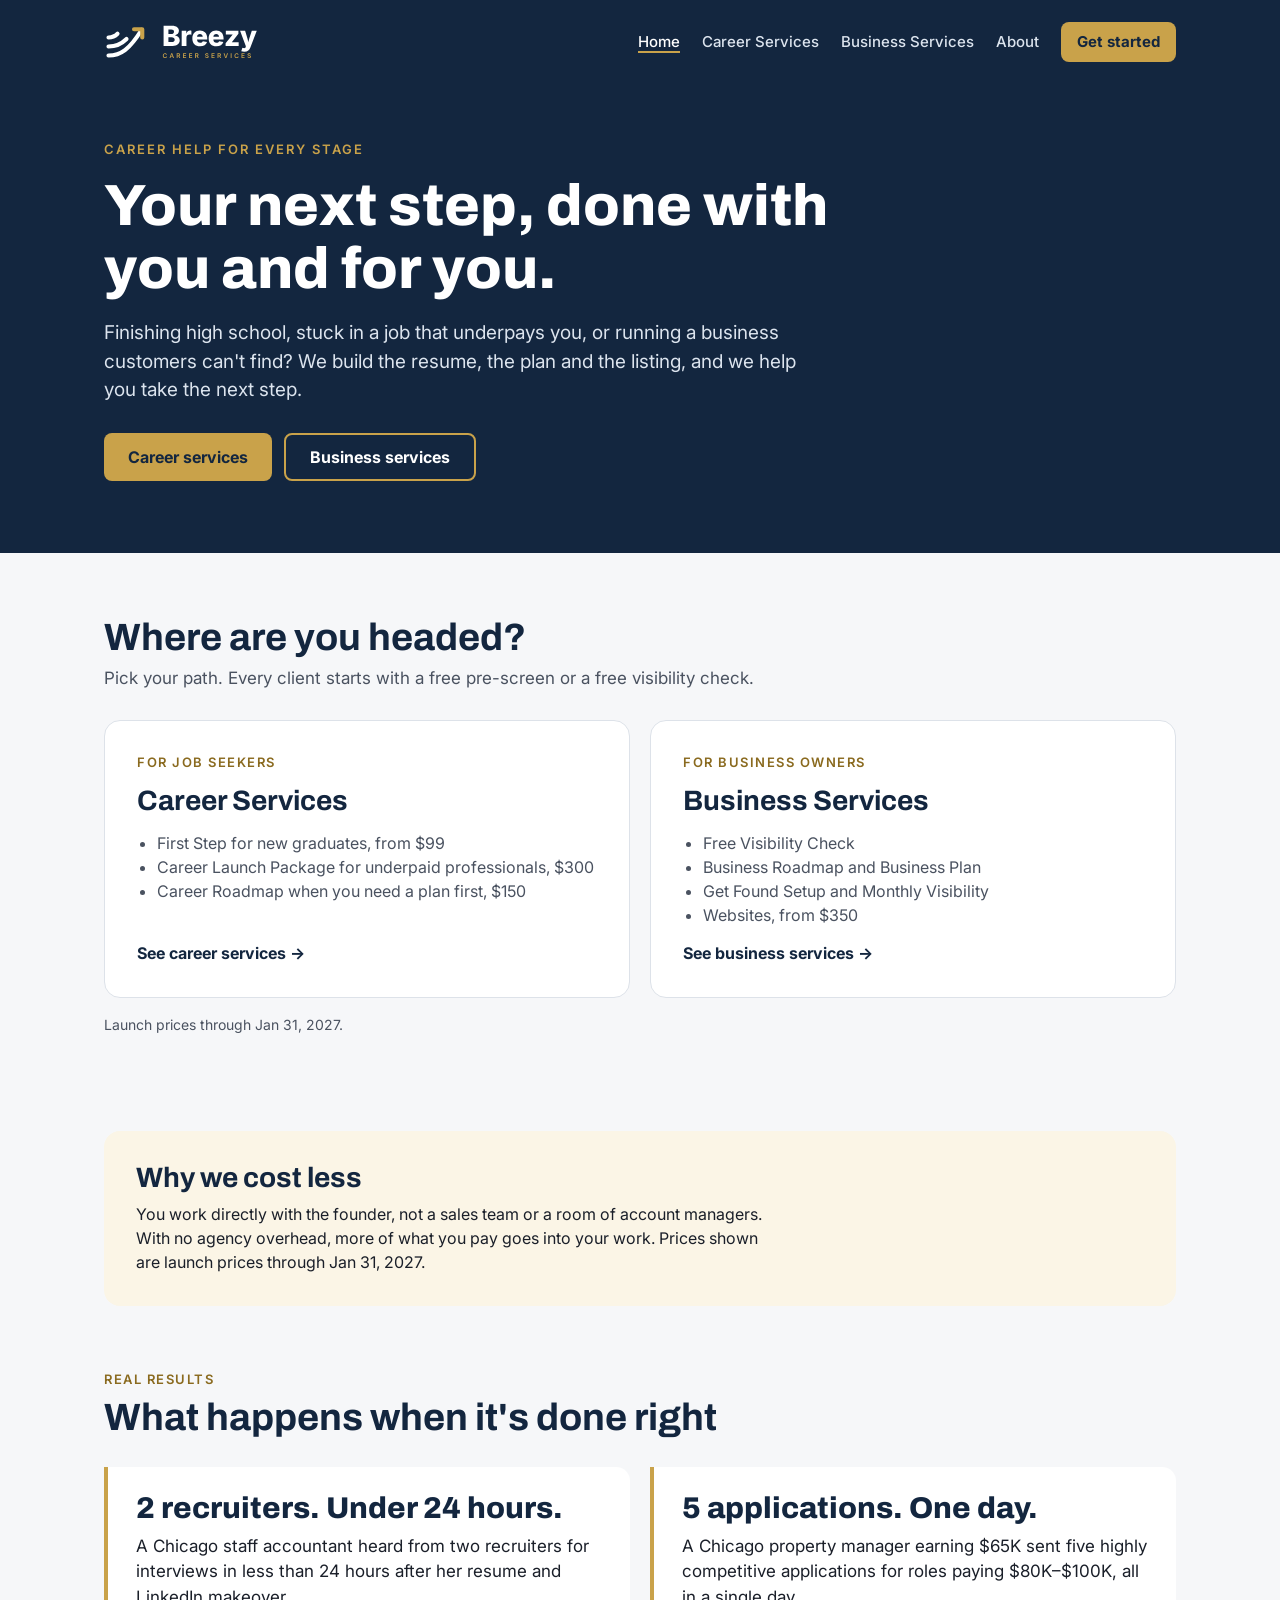
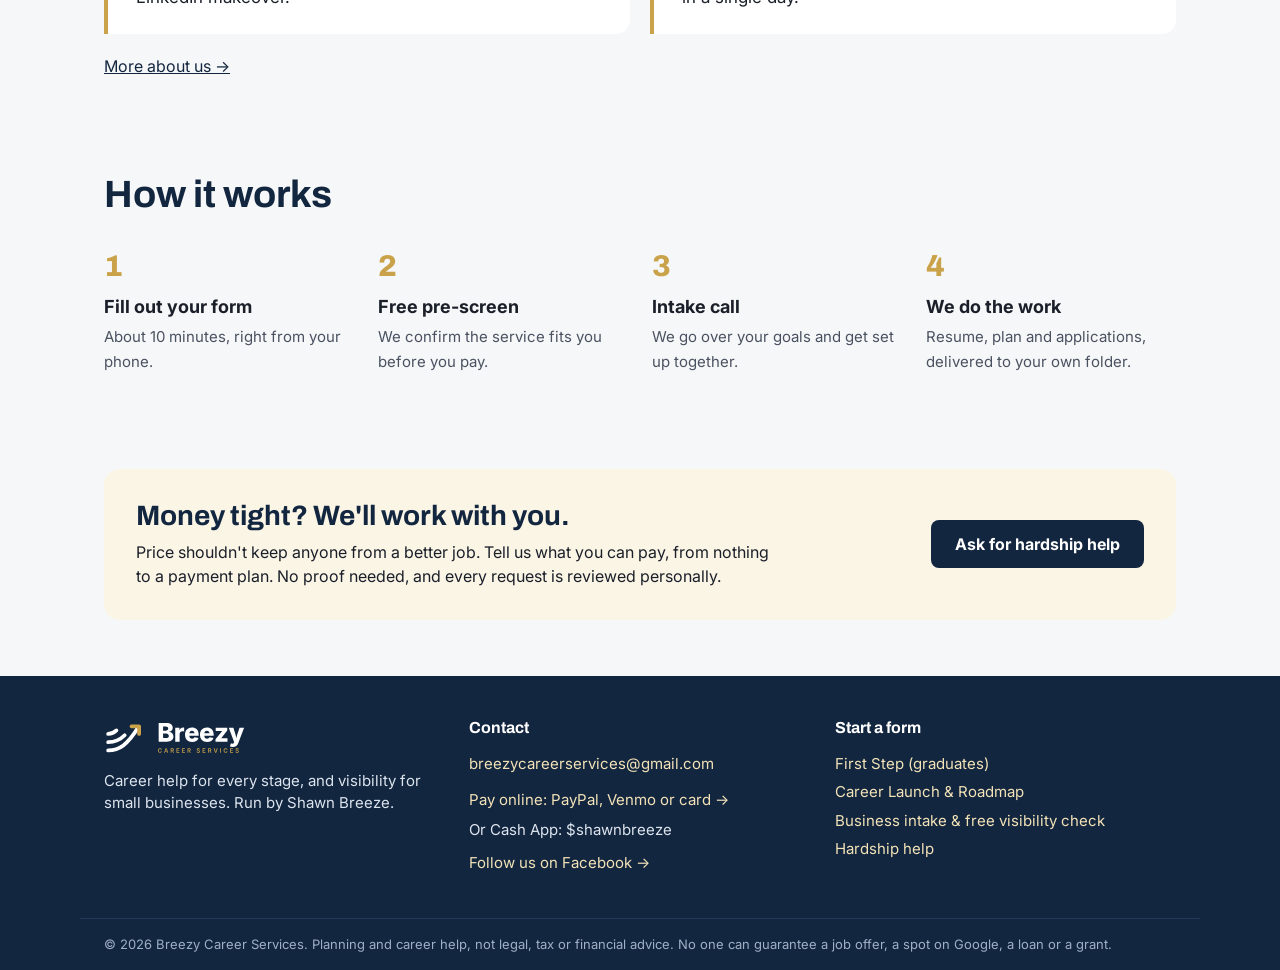
<file: index.html>
<!doctype html>
<html lang="en">
<head>
<meta charset="utf-8">
<meta name="viewport" content="width=device-width, initial-scale=1">
<title>Breezy Career Services | Resumes, Job Applications & Business Visibility</title>
<meta name="description" content="Resumes, LinkedIn makeovers, job applications and career plans, plus business plans and Google visibility for small businesses. Launch prices through Jan 31, 2027.">
<link rel="canonical" href="https://breezycareerservices.com/">
<meta property="og:type" content="website">
<meta property="og:site_name" content="Breezy Career Services">
<meta property="og:title" content="Breezy Career Services | Resumes, Job Applications & Business Visibility">
<meta property="og:description" content="Resumes, LinkedIn makeovers, job applications and career plans, plus business plans and Google visibility for small businesses. Launch prices through Jan 31, 2027.">
<meta property="og:url" content="https://breezycareerservices.com/">
<meta property="og:image" content="https://breezycareerservices.com/og.png">
<meta property="og:image:width" content="1080">
<meta property="og:image:height" content="1080">
<meta name="twitter:card" content="summary_large_image">
<meta name="theme-color" content="#13263F">
<link rel="icon" href="/favicon.svg" type="image/svg+xml">
<link rel="icon" href="/favicon-32.png" sizes="32x32" type="image/png">
<link rel="apple-touch-icon" href="/apple-touch-icon.png">
<link rel="preconnect" href="https://fonts.googleapis.com">
<link rel="preconnect" href="https://fonts.gstatic.com" crossorigin>
<link href="https://fonts.googleapis.com/css2?family=Archivo:wght@600;700;800&family=Inter:wght@400;500;600;700&display=swap" rel="stylesheet">
<link rel="stylesheet" href="/style.css">
<script type="application/ld+json">{"@context": "https://schema.org", "@type": "ProfessionalService", "name": "Breezy Career Services", "url": "https://breezycareerservices.com/", "email": "breezycareerservices@gmail.com", "image": "https://breezycareerservices.com/og.png", "logo": "https://breezycareerservices.com/breezy-logo.png", "sameAs": ["https://www.facebook.com/BreezyCareerServices/"], "description": "Resumes, job applications and career plans for job seekers, plus business plans and Google visibility for small businesses.", "founder": {"@type": "Person", "name": "Shawn Breeze"}}</script>
</head>
<body>
<a class="skip" href="#main">Skip to content</a>
<header class="top">
<nav class="nav" aria-label="Main">
<a class="brand" href="/"><img src="/logo-white.svg" alt="Breezy Career Services" width="157" height="48"></a>
<button class="menu-btn" type="button" aria-expanded="false" aria-controls="links">Menu</button>
<div class="links" id="links"><a href="/" aria-current="page">Home</a><a href="/careers">Career Services</a><a href="/business">Business Services</a><a href="/about">About</a><a class="cta" href="/#start">Get started</a></div>
</nav>
</header>
<main id="main">
<div class="top" style="position:static"><div class="wrap hero">
<div class="eyebrow">Career help for every stage</div>
<h1>Your next step, done with you and for you.</h1>
<p>Finishing high school, stuck in a job that underpays you, or running a business customers can't find? We build the resume, the plan and the listing, and we help you take the next step.</p>
<div class="btns"><a class="btn gold" href="/careers">Career services</a><a class="btn ghost" href="/business">Business services</a></div>
</div></div><section id="start"><div class="wrap">
<div class="head"><h2>Where are you headed?</h2><p>Pick your path. Every client starts with a free pre-screen or a free visibility check.</p></div>
<div class="grid two">
<a class="path" href="/careers"><span class="eyebrow dark">For job seekers</span><h3>Career Services</h3>
<ul><li>First Step for new graduates, from $99</li><li>Career Launch Package for underpaid professionals, $300</li><li>Career Roadmap when you need a plan first, $150</li></ul>
<span class="go">See career services →</span></a>
<a class="path" href="/business"><span class="eyebrow dark">For business owners</span><h3>Business Services</h3>
<ul><li>Free Visibility Check</li><li>Business Roadmap and Business Plan</li><li>Get Found Setup and Monthly Visibility</li><li>Websites, from $350</li></ul>
<span class="go">See business services →</span></a>
</div>
<p class="note" style="margin-top:16px">Launch prices through Jan 31, 2027.</p>
</div></section>
<section class="tight"><div class="wrap"><div class="band cream">
<div><h2>Why we cost less</h2><p>You work directly with the founder, not a sales team or a room of account managers. With no agency overhead, more of what you pay goes into your work. Prices shown are launch prices through Jan 31, 2027.</p></div>
</div></div></section>
<section class="tight"><div class="wrap">
<div class="head"><span class="eyebrow dark">Real results</span><h2>What happens when it's done right</h2></div>
<div class="grid two">
<div class="quote"><div class="big">2 recruiters. Under 24 hours.</div><p>A Chicago staff accountant heard from two recruiters for interviews in less than 24 hours after her resume and LinkedIn makeover.</p></div>
<div class="quote"><div class="big">5 applications. One day.</div><p>A Chicago property manager earning $65K sent five highly competitive applications for roles paying $80K–$100K, all in a single day.</p></div>
</div>
<p style="margin-top:20px"><a href="/about">More about us →</a></p>
</div></section>
<section><div class="wrap"><div class="head"><h2>How it works</h2></div><div class="steps"><div class="step"><b>1</b><strong>Fill out your form</strong><span>About 10 minutes, right from your phone.</span></div><div class="step"><b>2</b><strong>Free pre-screen</strong><span>We confirm the service fits you before you pay.</span></div><div class="step"><b>3</b><strong>Intake call</strong><span>We go over your goals and get set up together.</span></div><div class="step"><b>4</b><strong>We do the work</strong><span>Resume, plan and applications, delivered to your own folder.</span></div></div></div></section>
<section class="tight" id="hardship"><div class="wrap"><div class="band cream">
<div><h2>Money tight? We'll work with you.</h2><p>Price shouldn't keep anyone from a better job. Tell us what you can pay, from nothing to a payment plan. No proof needed, and every request is reviewed personally.</p></div>
<a class="btn navy" href="https://docs.google.com/forms/d/e/1FAIpQLSciqgcHTuW3zHQllyTIRfaKVuhfgAynHcWUvABjqPjZ1_M93Q/viewform" target="_blank" rel="noopener">Ask for hardship help</a>
</div></div></section>

</main>
<footer>
<div class="foot">
<div><img src="/logo-white.svg" alt="Breezy Career Services" width="144" height="44" style="display:block;margin-bottom:10px"><p>Career help for every stage, and visibility for small businesses. Run by Shawn Breeze.</p></div>
<div><h4>Contact</h4><a href="mailto:breezycareerservices@gmail.com">breezycareerservices@gmail.com</a><a href="/pay" style="margin-top:8px">Pay online: PayPal, Venmo or card →</a><p style="margin-top:4px">Or Cash App: $shawnbreeze</p><a href="https://www.facebook.com/BreezyCareerServices/" target="_blank" rel="noopener" style="margin-top:8px">Follow us on Facebook →</a></div>
<div><h4>Start a form</h4><a href="https://docs.google.com/forms/d/e/1FAIpQLSeGZTaJJr1S1M_bq1LJ7dpctd609P0JxVbzSrBGdiMWFhGAcA/viewform" target="_blank" rel="noopener">First Step (graduates)</a><a href="https://forms.gle/dCHMiCm55a9G3hGD7" target="_blank" rel="noopener">Career Launch &amp; Roadmap</a><a href="https://docs.google.com/forms/d/e/1FAIpQLSdFb2eQPVQm5jY2h3ijmGggKryPRr20mlvMFcGOA8ohJTyjcQ/viewform" target="_blank" rel="noopener">Business intake &amp; free visibility check</a><a href="https://docs.google.com/forms/d/e/1FAIpQLSciqgcHTuW3zHQllyTIRfaKVuhfgAynHcWUvABjqPjZ1_M93Q/viewform" target="_blank" rel="noopener">Hardship help</a></div>
</div>
<div class="fine">© 2026 Breezy Career Services. Planning and career help, not legal, tax or financial advice. No one can guarantee a job offer, a spot on Google, a loan or a grant.</div>
</footer>
<script>
(function(){var b=document.querySelector('.menu-btn'),l=document.getElementById('links');b.addEventListener('click',function(){var o=l.classList.toggle('open');b.setAttribute('aria-expanded',o);b.textContent=o?'Close':'Menu';});})();
</script>
</body>
</html>
</file>
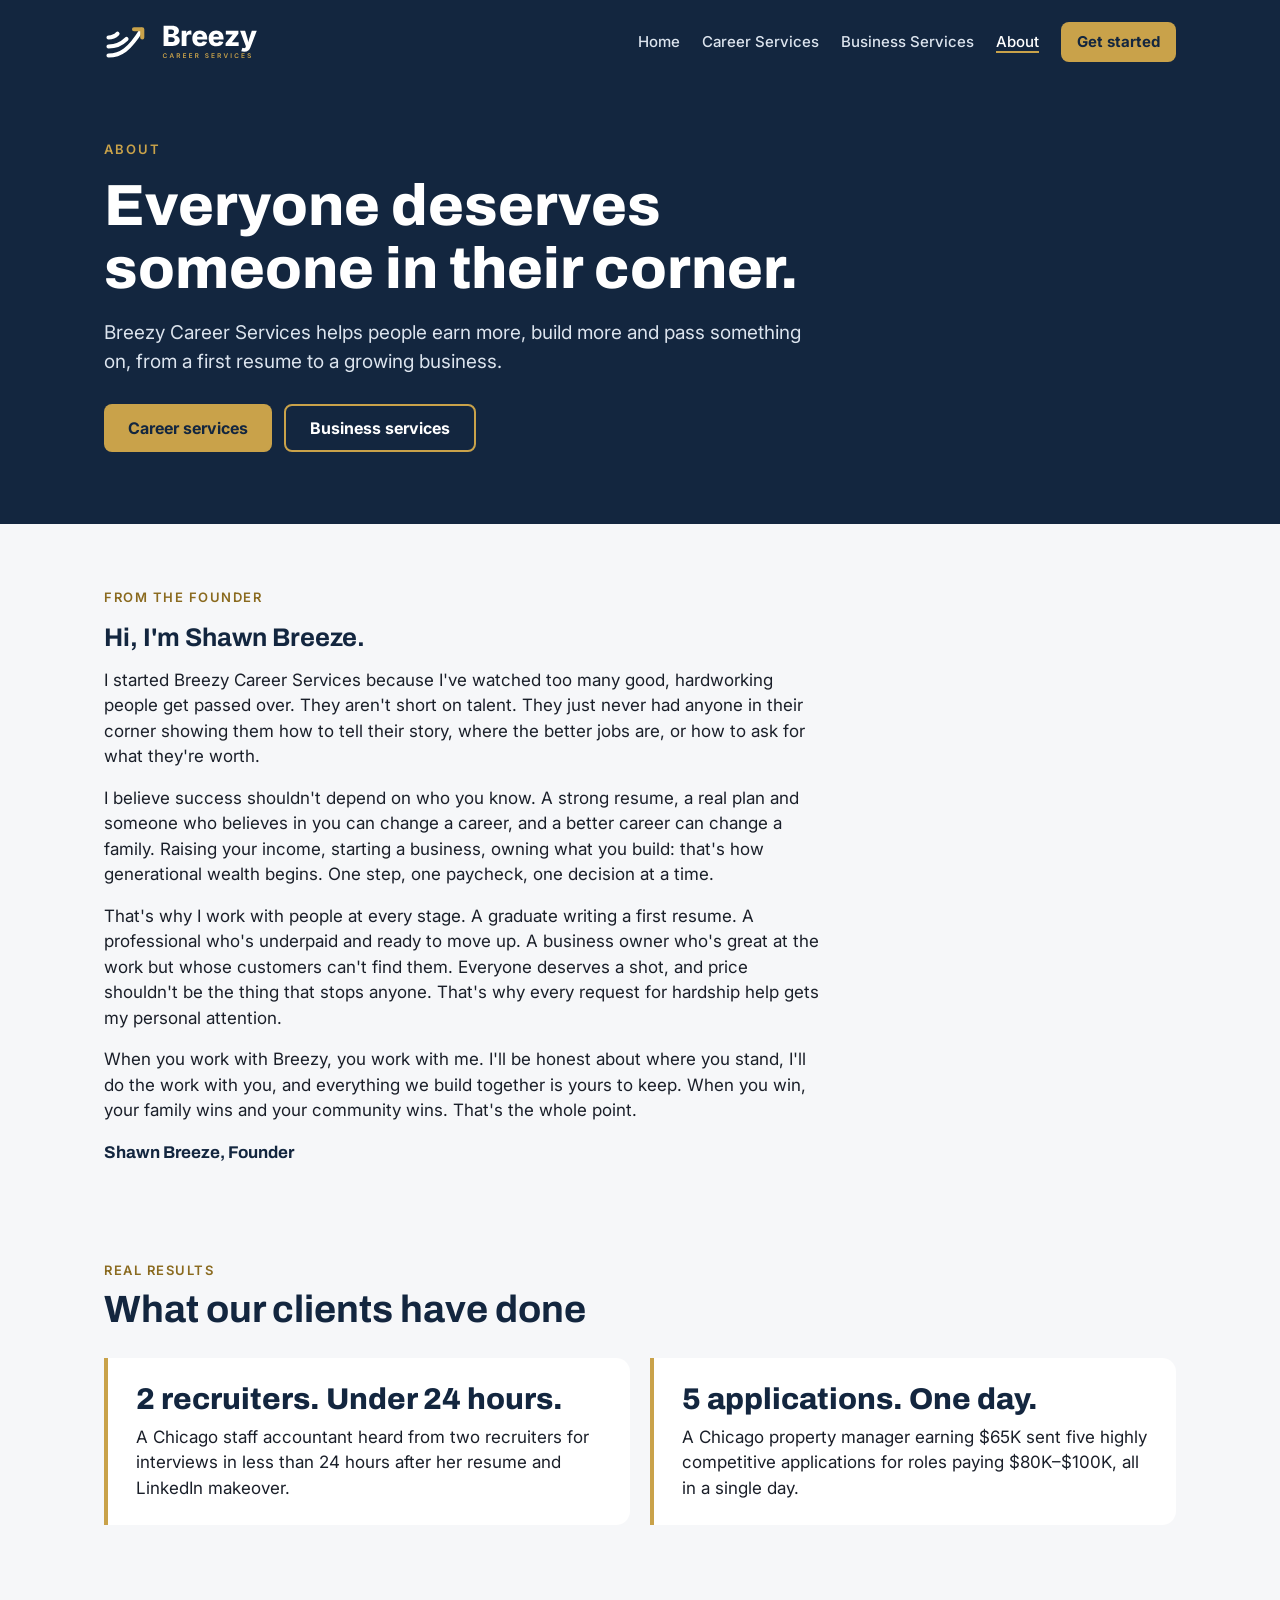
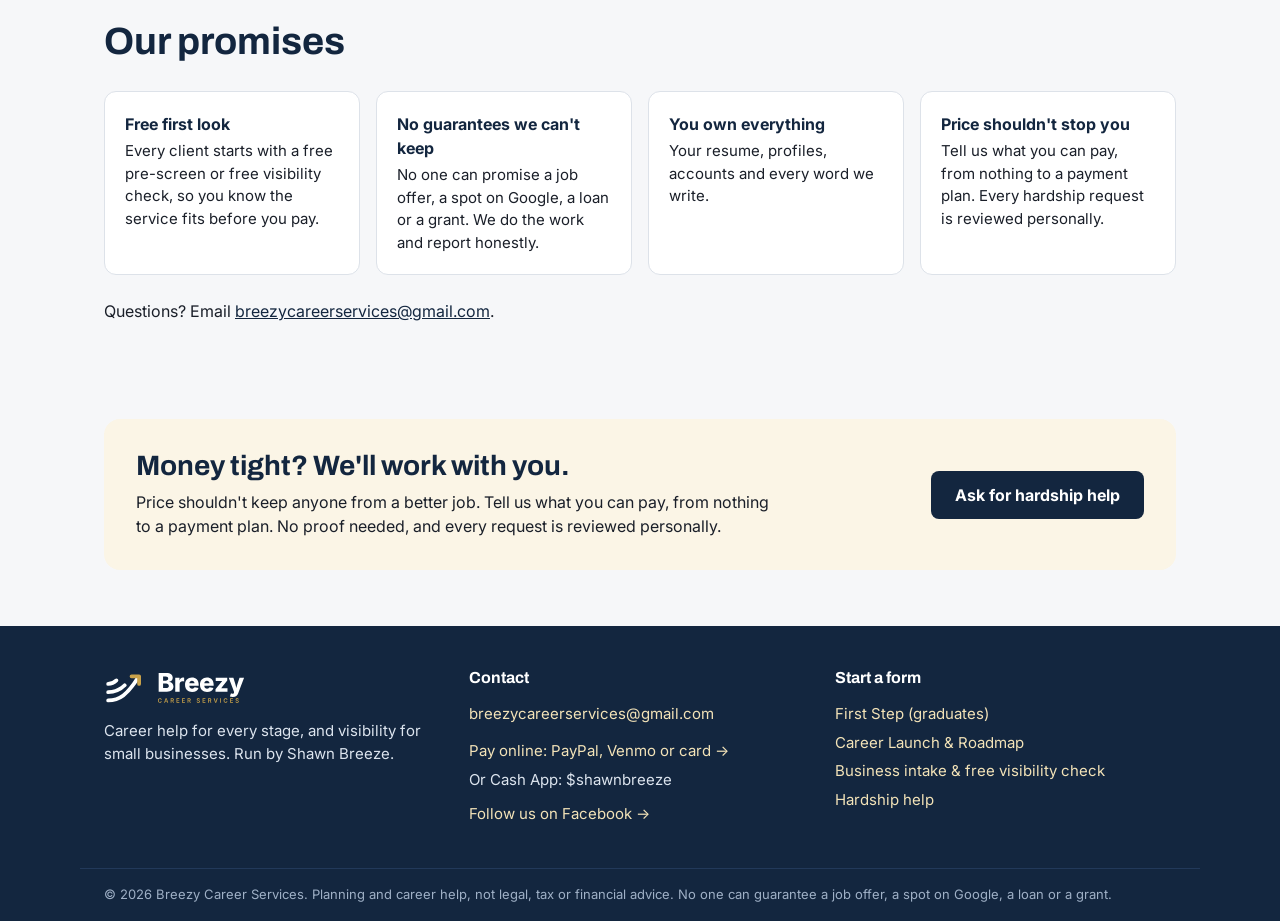
<file: about.html>
<!doctype html>
<html lang="en">
<head>
<meta charset="utf-8">
<meta name="viewport" content="width=device-width, initial-scale=1">
<title>About | Breezy Career Services</title>
<meta name="description" content="Breezy Career Services is run by Shawn Breeze, helping job seekers land better-paying work and small businesses get found.">
<link rel="canonical" href="https://breezycareerservices.com/about">
<meta property="og:type" content="website">
<meta property="og:site_name" content="Breezy Career Services">
<meta property="og:title" content="About | Breezy Career Services">
<meta property="og:description" content="Breezy Career Services is run by Shawn Breeze, helping job seekers land better-paying work and small businesses get found.">
<meta property="og:url" content="https://breezycareerservices.com/about">
<meta property="og:image" content="https://breezycareerservices.com/og.png">
<meta property="og:image:width" content="1080">
<meta property="og:image:height" content="1080">
<meta name="twitter:card" content="summary_large_image">
<meta name="theme-color" content="#13263F">
<link rel="icon" href="/favicon.svg" type="image/svg+xml">
<link rel="icon" href="/favicon-32.png" sizes="32x32" type="image/png">
<link rel="apple-touch-icon" href="/apple-touch-icon.png">
<link rel="preconnect" href="https://fonts.googleapis.com">
<link rel="preconnect" href="https://fonts.gstatic.com" crossorigin>
<link href="https://fonts.googleapis.com/css2?family=Archivo:wght@600;700;800&family=Inter:wght@400;500;600;700&display=swap" rel="stylesheet">
<link rel="stylesheet" href="/style.css">
</head>
<body>
<a class="skip" href="#main">Skip to content</a>
<header class="top">
<nav class="nav" aria-label="Main">
<a class="brand" href="/"><img src="/logo-white.svg" alt="Breezy Career Services" width="157" height="48"></a>
<button class="menu-btn" type="button" aria-expanded="false" aria-controls="links">Menu</button>
<div class="links" id="links"><a href="/">Home</a><a href="/careers">Career Services</a><a href="/business">Business Services</a><a href="/about" aria-current="page">About</a><a class="cta" href="/#start">Get started</a></div>
</nav>
</header>
<main id="main">
<div class="top" style="position:static"><div class="wrap hero">
<div class="eyebrow">About</div>
<h1>Everyone deserves someone in their corner.</h1>
<p>Breezy Career Services helps people earn more, build more and pass something on, from a first resume to a growing business.</p>
<div class="btns"><a class="btn gold" href="/careers">Career services</a><a class="btn ghost" href="/business">Business services</a></div>
</div></div><section><div class="wrap"><div class="prose">
<span class="eyebrow dark">From the founder</span>
<h2>Hi, I'm Shawn Breeze.</h2>
<p>I started Breezy Career Services because I've watched too many good, hardworking people get passed over. They aren't short on talent. They just never had anyone in their corner showing them how to tell their story, where the better jobs are, or how to ask for what they're worth.</p>
<p>I believe success shouldn't depend on who you know. A strong resume, a real plan and someone who believes in you can change a career, and a better career can change a family. Raising your income, starting a business, owning what you build: that's how generational wealth begins. One step, one paycheck, one decision at a time.</p>
<p>That's why I work with people at every stage. A graduate writing a first resume. A professional who's underpaid and ready to move up. A business owner who's great at the work but whose customers can't find them. Everyone deserves a shot, and price shouldn't be the thing that stops anyone. That's why every request for hardship help gets my personal attention.</p>
<p>When you work with Breezy, you work with me. I'll be honest about where you stand, I'll do the work with you, and everything we build together is yours to keep. When you win, your family wins and your community wins. That's the whole point.</p>
<p style="font-family:Archivo,Arial,sans-serif;font-weight:700;color:var(--navy)">Shawn Breeze, Founder</p>
</div></div></section>
<section class="tight"><div class="wrap"><div class="head"><span class="eyebrow dark">Real results</span><h2>What our clients have done</h2></div><div class="grid two">
<div class="quote"><div class="big">2 recruiters. Under 24 hours.</div><p>A Chicago staff accountant heard from two recruiters for interviews in less than 24 hours after her resume and LinkedIn makeover.</p></div>
<div class="quote"><div class="big">5 applications. One day.</div><p>A Chicago property manager earning $65K sent five highly competitive applications for roles paying $80K–$100K, all in a single day.</p></div>
</div></div></section>
<section><div class="wrap">
<div class="head"><h2>Our promises</h2></div>
<div class="promise">
<div><strong>Free first look</strong>Every client starts with a free pre-screen or free visibility check, so you know the service fits before you pay.</div>
<div><strong>No guarantees we can't keep</strong>No one can promise a job offer, a spot on Google, a loan or a grant. We do the work and report honestly.</div>
<div><strong>You own everything</strong>Your resume, profiles, accounts and every word we write.</div>
<div><strong>Price shouldn't stop you</strong>Tell us what you can pay, from nothing to a payment plan. Every hardship request is reviewed personally.</div>
</div>
<p style="margin-top:24px">Questions? Email <a href="mailto:breezycareerservices@gmail.com">breezycareerservices@gmail.com</a>.</p>
</div></section>
<section class="tight" id="hardship"><div class="wrap"><div class="band cream">
<div><h2>Money tight? We'll work with you.</h2><p>Price shouldn't keep anyone from a better job. Tell us what you can pay, from nothing to a payment plan. No proof needed, and every request is reviewed personally.</p></div>
<a class="btn navy" href="https://docs.google.com/forms/d/e/1FAIpQLSciqgcHTuW3zHQllyTIRfaKVuhfgAynHcWUvABjqPjZ1_M93Q/viewform" target="_blank" rel="noopener">Ask for hardship help</a>
</div></div></section>

</main>
<footer>
<div class="foot">
<div><img src="/logo-white.svg" alt="Breezy Career Services" width="144" height="44" style="display:block;margin-bottom:10px"><p>Career help for every stage, and visibility for small businesses. Run by Shawn Breeze.</p></div>
<div><h4>Contact</h4><a href="mailto:breezycareerservices@gmail.com">breezycareerservices@gmail.com</a><a href="/pay" style="margin-top:8px">Pay online: PayPal, Venmo or card →</a><p style="margin-top:4px">Or Cash App: $shawnbreeze</p><a href="https://www.facebook.com/BreezyCareerServices/" target="_blank" rel="noopener" style="margin-top:8px">Follow us on Facebook →</a></div>
<div><h4>Start a form</h4><a href="https://docs.google.com/forms/d/e/1FAIpQLSeGZTaJJr1S1M_bq1LJ7dpctd609P0JxVbzSrBGdiMWFhGAcA/viewform" target="_blank" rel="noopener">First Step (graduates)</a><a href="https://forms.gle/dCHMiCm55a9G3hGD7" target="_blank" rel="noopener">Career Launch &amp; Roadmap</a><a href="https://docs.google.com/forms/d/e/1FAIpQLSdFb2eQPVQm5jY2h3ijmGggKryPRr20mlvMFcGOA8ohJTyjcQ/viewform" target="_blank" rel="noopener">Business intake &amp; free visibility check</a><a href="https://docs.google.com/forms/d/e/1FAIpQLSciqgcHTuW3zHQllyTIRfaKVuhfgAynHcWUvABjqPjZ1_M93Q/viewform" target="_blank" rel="noopener">Hardship help</a></div>
</div>
<div class="fine">© 2026 Breezy Career Services. Planning and career help, not legal, tax or financial advice. No one can guarantee a job offer, a spot on Google, a loan or a grant.</div>
</footer>
<script>
(function(){var b=document.querySelector('.menu-btn'),l=document.getElementById('links');b.addEventListener('click',function(){var o=l.classList.toggle('open');b.setAttribute('aria-expanded',o);b.textContent=o?'Close':'Menu';});})();
</script>
</body>
</html>
</file>
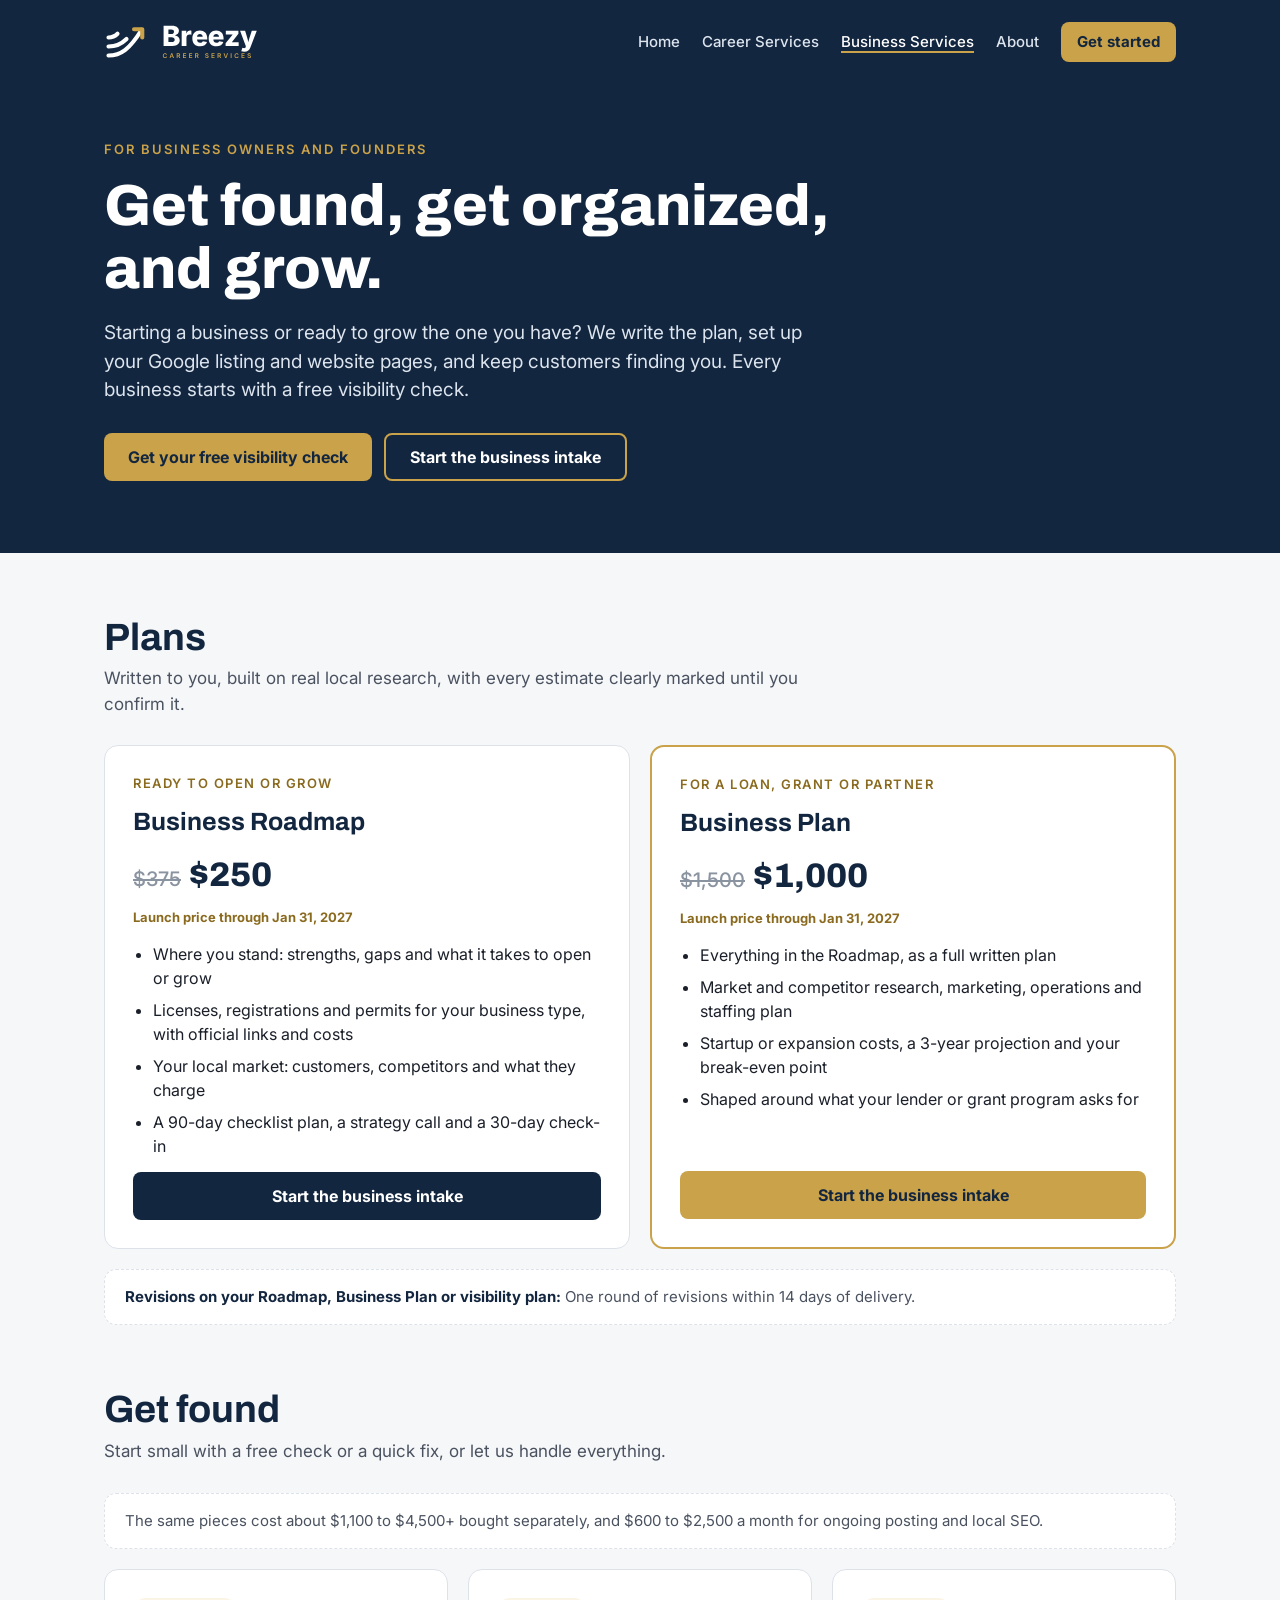
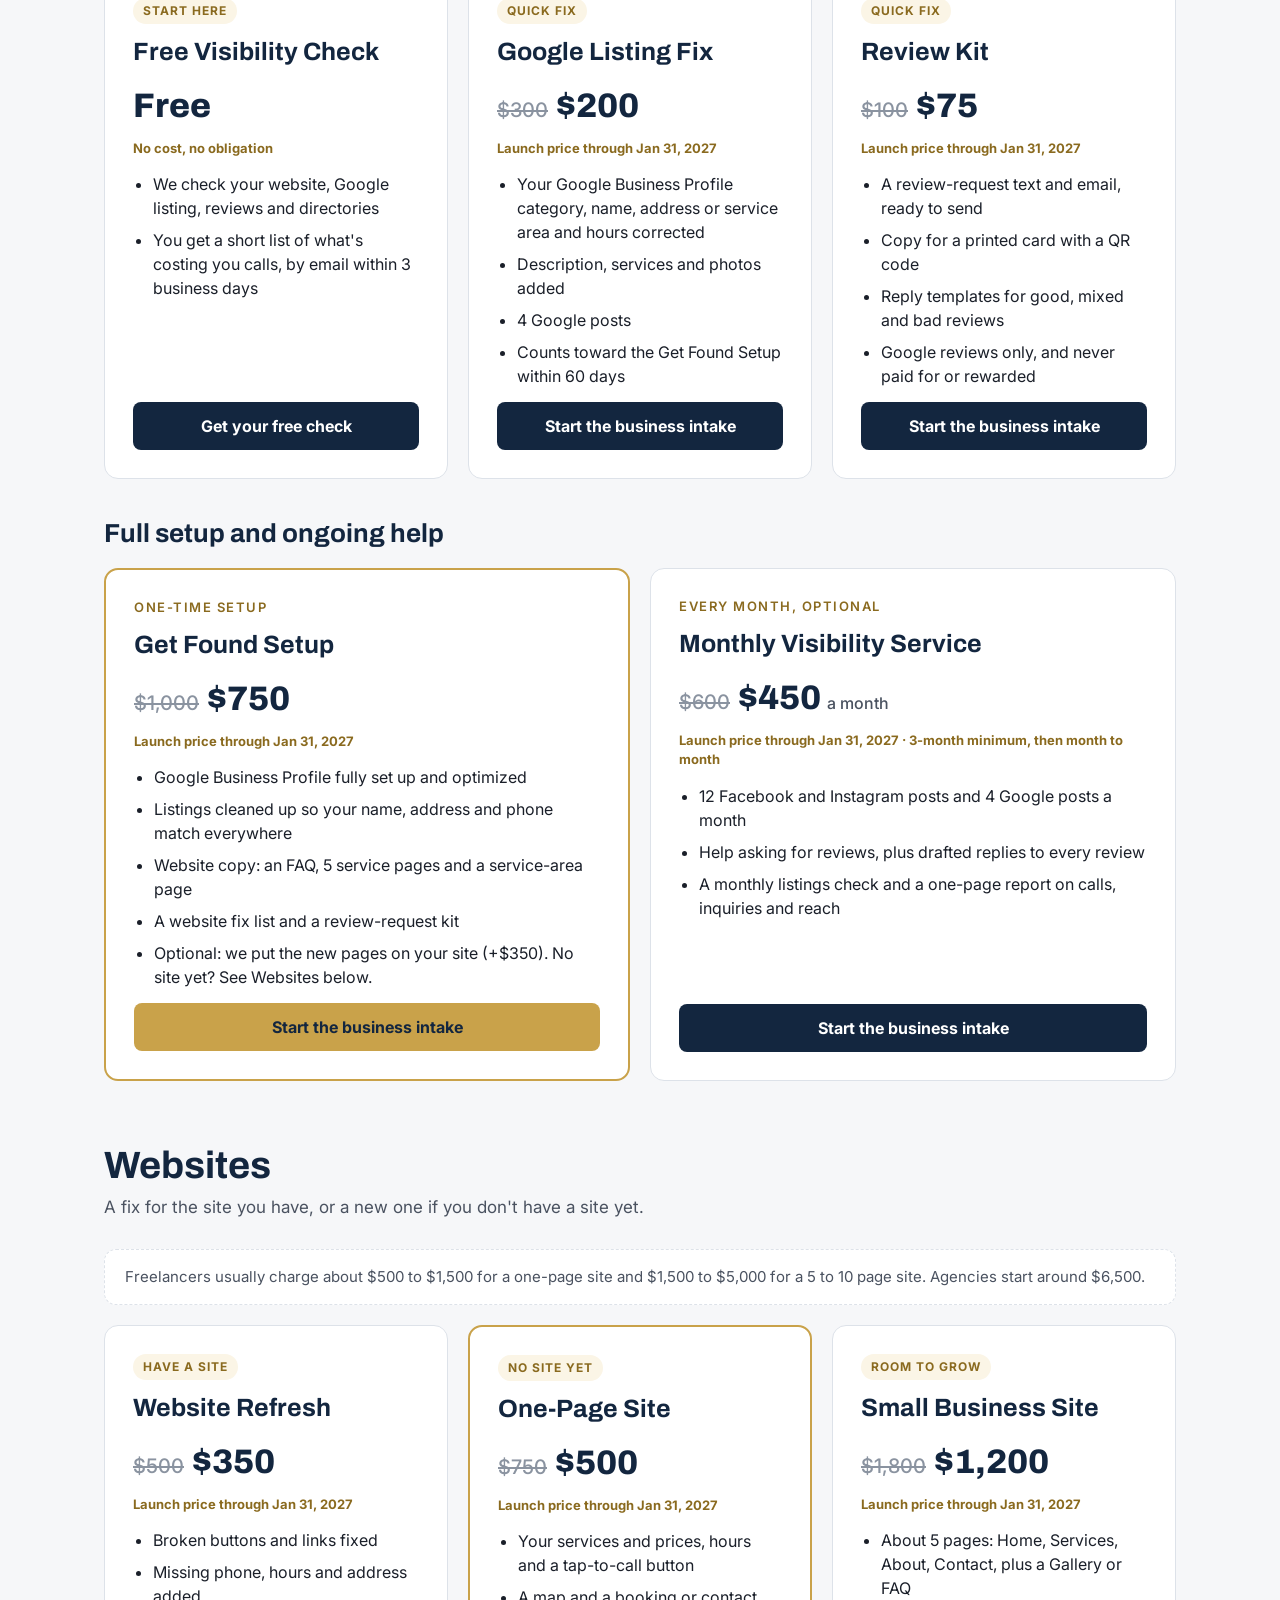
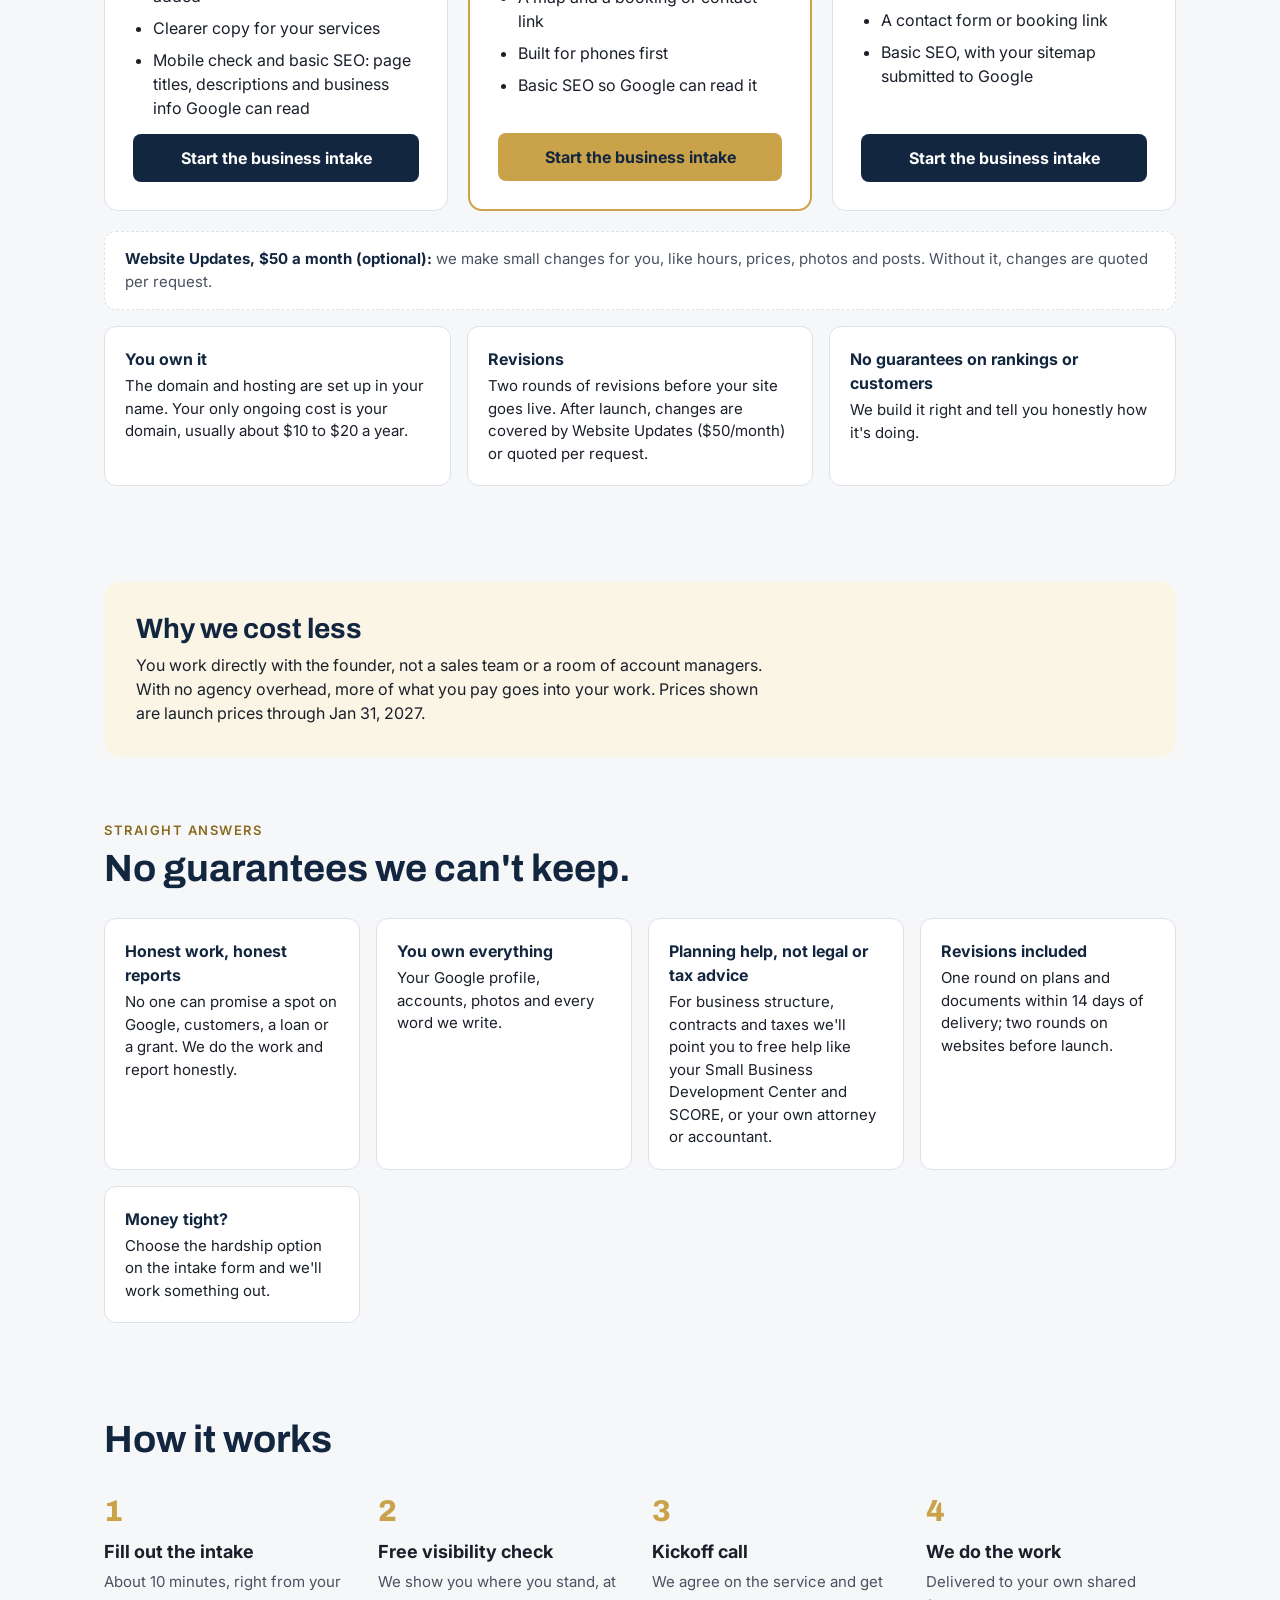
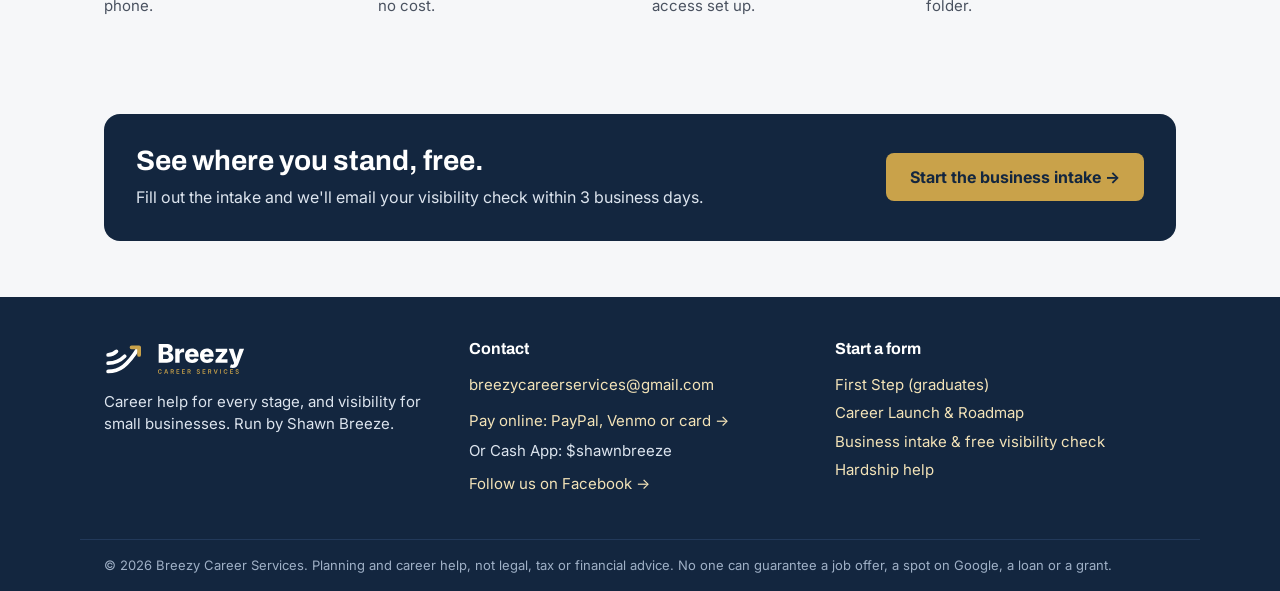
<file: business.html>
<!doctype html>
<html lang="en">
<head>
<meta charset="utf-8">
<meta name="viewport" content="width=device-width, initial-scale=1">
<title>Business Services | Breezy Career Services</title>
<meta name="description" content="Free visibility check, Business Roadmap, Business Plan, Google Business Profile setup and monthly visibility for small businesses.">
<link rel="canonical" href="https://breezycareerservices.com/business">
<meta property="og:type" content="website">
<meta property="og:site_name" content="Breezy Career Services">
<meta property="og:title" content="Business Services | Breezy Career Services">
<meta property="og:description" content="Free visibility check, Business Roadmap, Business Plan, Google Business Profile setup and monthly visibility for small businesses.">
<meta property="og:url" content="https://breezycareerservices.com/business">
<meta property="og:image" content="https://breezycareerservices.com/og.png">
<meta property="og:image:width" content="1080">
<meta property="og:image:height" content="1080">
<meta name="twitter:card" content="summary_large_image">
<meta name="theme-color" content="#13263F">
<link rel="icon" href="/favicon.svg" type="image/svg+xml">
<link rel="icon" href="/favicon-32.png" sizes="32x32" type="image/png">
<link rel="apple-touch-icon" href="/apple-touch-icon.png">
<link rel="preconnect" href="https://fonts.googleapis.com">
<link rel="preconnect" href="https://fonts.gstatic.com" crossorigin>
<link href="https://fonts.googleapis.com/css2?family=Archivo:wght@600;700;800&family=Inter:wght@400;500;600;700&display=swap" rel="stylesheet">
<link rel="stylesheet" href="/style.css">
</head>
<body>
<a class="skip" href="#main">Skip to content</a>
<header class="top">
<nav class="nav" aria-label="Main">
<a class="brand" href="/"><img src="/logo-white.svg" alt="Breezy Career Services" width="157" height="48"></a>
<button class="menu-btn" type="button" aria-expanded="false" aria-controls="links">Menu</button>
<div class="links" id="links"><a href="/">Home</a><a href="/careers">Career Services</a><a href="/business" aria-current="page">Business Services</a><a href="/about">About</a><a class="cta" href="/#start">Get started</a></div>
</nav>
</header>
<main id="main">
<div class="top" style="position:static"><div class="wrap hero">
<div class="eyebrow">For business owners and founders</div>
<h1>Get found, get organized, and grow.</h1>
<p>Starting a business or ready to grow the one you have? We write the plan, set up your Google listing and website pages, and keep customers finding you. Every business starts with a free visibility check.</p>
<div class="btns"><a class="btn gold" href="https://docs.google.com/forms/d/e/1FAIpQLSdFb2eQPVQm5jY2h3ijmGggKryPRr20mlvMFcGOA8ohJTyjcQ/viewform" target="_blank" rel="noopener">Get your free visibility check</a><a class="btn ghost" href="https://docs.google.com/forms/d/e/1FAIpQLSdFb2eQPVQm5jY2h3ijmGggKryPRr20mlvMFcGOA8ohJTyjcQ/viewform" target="_blank" rel="noopener">Start the business intake</a></div>
</div></div><section><div class="wrap">
<div class="head"><h2>Plans</h2><p>Written to you, built on real local research, with every estimate clearly marked until you confirm it.</p></div>
<div class="grid two">
<div class="card"><div class="eyebrow dark">Ready to open or grow</div><h3>Business Roadmap</h3>
<div class="price"><s>$375</s>$250</div><div class="launch">Launch price through Jan 31, 2027</div>
<ul><li>Where you stand: strengths, gaps and what it takes to open or grow</li><li>Licenses, registrations and permits for your business type, with official links and costs</li><li>Your local market: customers, competitors and what they charge</li><li>A 90-day checklist plan, a strategy call and a 30-day check-in</li></ul>
<a class="btn navy" href="https://docs.google.com/forms/d/e/1FAIpQLSdFb2eQPVQm5jY2h3ijmGggKryPRr20mlvMFcGOA8ohJTyjcQ/viewform" target="_blank" rel="noopener">Start the business intake</a></div>
<div class="card feature"><div class="eyebrow dark">For a loan, grant or partner</div><h3>Business Plan</h3>
<div class="price"><s>$1,500</s>$1,000</div><div class="launch">Launch price through Jan 31, 2027</div>
<ul><li>Everything in the Roadmap, as a full written plan</li><li>Market and competitor research, marketing, operations and staffing plan</li><li>Startup or expansion costs, a 3-year projection and your break-even point</li><li>Shaped around what your lender or grant program asks for</li></ul>
<a class="btn gold" href="https://docs.google.com/forms/d/e/1FAIpQLSdFb2eQPVQm5jY2h3ijmGggKryPRr20mlvMFcGOA8ohJTyjcQ/viewform" target="_blank" rel="noopener">Start the business intake</a></div>
</div>
<div class="compare" style="margin:20px 0 0"><strong style="color:var(--navy)">Revisions on your Roadmap, Business Plan or visibility plan:</strong> One round of revisions within 14 days of delivery.</div>
</div></section>
<section style="padding-top:0"><div class="wrap">
<div class="head"><h2>Get found</h2><p>Start small with a free check or a quick fix, or let us handle everything.</p></div>
<div class="compare">The same pieces cost about $1,100 to $4,500+ bought separately, and $600 to $2,500 a month for ongoing posting and local SEO.</div>
<div class="grid">
<div class="card"><span class="tag">START HERE</span><h3>Free Visibility Check</h3>
<div class="price">Free</div><div class="launch">No cost, no obligation</div>
<ul><li>We check your website, Google listing, reviews and directories</li><li>You get a short list of what's costing you calls, by email within 3 business days</li></ul>
<a class="btn navy" href="https://docs.google.com/forms/d/e/1FAIpQLSdFb2eQPVQm5jY2h3ijmGggKryPRr20mlvMFcGOA8ohJTyjcQ/viewform" target="_blank" rel="noopener">Get your free check</a></div>
<div class="card"><span class="tag">QUICK FIX</span><h3>Google Listing Fix</h3>
<div class="price"><s>$300</s>$200</div><div class="launch">Launch price through Jan 31, 2027</div>
<ul><li>Your Google Business Profile category, name, address or service area and hours corrected</li><li>Description, services and photos added</li><li>4 Google posts</li><li>Counts toward the Get Found Setup within 60 days</li></ul>
<a class="btn navy" href="https://docs.google.com/forms/d/e/1FAIpQLSdFb2eQPVQm5jY2h3ijmGggKryPRr20mlvMFcGOA8ohJTyjcQ/viewform" target="_blank" rel="noopener">Start the business intake</a></div>
<div class="card"><span class="tag">QUICK FIX</span><h3>Review Kit</h3>
<div class="price"><s>$100</s>$75</div><div class="launch">Launch price through Jan 31, 2027</div>
<ul><li>A review-request text and email, ready to send</li><li>Copy for a printed card with a QR code</li><li>Reply templates for good, mixed and bad reviews</li><li>Google reviews only, and never paid for or rewarded</li></ul>
<a class="btn navy" href="https://docs.google.com/forms/d/e/1FAIpQLSdFb2eQPVQm5jY2h3ijmGggKryPRr20mlvMFcGOA8ohJTyjcQ/viewform" target="_blank" rel="noopener">Start the business intake</a></div>
</div>
<div class="head" style="margin:40px 0 20px"><h3 style="font-size:26px">Full setup and ongoing help</h3></div>
<div class="grid two">
<div class="card feature"><div class="eyebrow dark">One-time setup</div><h3>Get Found Setup</h3>
<div class="price"><s>$1,000</s>$750</div><div class="launch">Launch price through Jan 31, 2027</div>
<ul><li>Google Business Profile fully set up and optimized</li><li>Listings cleaned up so your name, address and phone match everywhere</li><li>Website copy: an FAQ, 5 service pages and a service-area page</li><li>A website fix list and a review-request kit</li><li>Optional: we put the new pages on your site (+$350). No site yet? See Websites below.</li></ul>
<a class="btn gold" href="https://docs.google.com/forms/d/e/1FAIpQLSdFb2eQPVQm5jY2h3ijmGggKryPRr20mlvMFcGOA8ohJTyjcQ/viewform" target="_blank" rel="noopener">Start the business intake</a></div>
<div class="card"><div class="eyebrow dark">Every month, optional</div><h3>Monthly Visibility Service</h3>
<div class="price"><s>$600</s>$450 <small>a month</small></div><div class="launch">Launch price through Jan 31, 2027 · 3-month minimum, then month to month</div>
<ul><li>12 Facebook and Instagram posts and 4 Google posts a month</li><li>Help asking for reviews, plus drafted replies to every review</li><li>A monthly listings check and a one-page report on calls, inquiries and reach</li></ul>
<a class="btn navy" href="https://docs.google.com/forms/d/e/1FAIpQLSdFb2eQPVQm5jY2h3ijmGggKryPRr20mlvMFcGOA8ohJTyjcQ/viewform" target="_blank" rel="noopener">Start the business intake</a></div>
</div></div></section>
<section id="websites" style="padding-top:0"><div class="wrap">
<div class="head"><h2>Websites</h2><p>A fix for the site you have, or a new one if you don't have a site yet.</p></div>
<div class="compare">Freelancers usually charge about $500 to $1,500 for a one-page site and $1,500 to $5,000 for a 5 to 10 page site. Agencies start around $6,500.</div>
<div class="grid">
<div class="card"><span class="tag">HAVE A SITE</span><h3>Website Refresh</h3>
<div class="price"><s>$500</s>$350</div><div class="launch">Launch price through Jan 31, 2027</div>
<ul><li>Broken buttons and links fixed</li><li>Missing phone, hours and address added</li><li>Clearer copy for your services</li><li>Mobile check and basic SEO: page titles, descriptions and business info Google can read</li></ul>
<a class="btn navy" href="https://docs.google.com/forms/d/e/1FAIpQLSdFb2eQPVQm5jY2h3ijmGggKryPRr20mlvMFcGOA8ohJTyjcQ/viewform" target="_blank" rel="noopener">Start the business intake</a></div>
<div class="card feature"><span class="tag">NO SITE YET</span><h3>One-Page Site</h3>
<div class="price"><s>$750</s>$500</div><div class="launch">Launch price through Jan 31, 2027</div>
<ul><li>Your services and prices, hours and a tap-to-call button</li><li>A map and a booking or contact link</li><li>Built for phones first</li><li>Basic SEO so Google can read it</li></ul>
<a class="btn gold" href="https://docs.google.com/forms/d/e/1FAIpQLSdFb2eQPVQm5jY2h3ijmGggKryPRr20mlvMFcGOA8ohJTyjcQ/viewform" target="_blank" rel="noopener">Start the business intake</a></div>
<div class="card"><span class="tag">ROOM TO GROW</span><h3>Small Business Site</h3>
<div class="price"><s>$1,800</s>$1,200</div><div class="launch">Launch price through Jan 31, 2027</div>
<ul><li>About 5 pages: Home, Services, About, Contact, plus a Gallery or FAQ</li><li>A contact form or booking link</li><li>Basic SEO, with your sitemap submitted to Google</li></ul>
<a class="btn navy" href="https://docs.google.com/forms/d/e/1FAIpQLSdFb2eQPVQm5jY2h3ijmGggKryPRr20mlvMFcGOA8ohJTyjcQ/viewform" target="_blank" rel="noopener">Start the business intake</a></div>
</div>
<div class="compare" style="margin:20px 0 0"><strong style="color:var(--navy)">Website Updates, $50 a month (optional):</strong> we make small changes for you, like hours, prices, photos and posts. Without it, changes are quoted per request.</div>
<div class="promise" style="margin-top:16px">
<div><strong>You own it</strong>The domain and hosting are set up in your name. Your only ongoing cost is your domain, usually about $10 to $20 a year.</div>
<div><strong>Revisions</strong>Two rounds of revisions before your site goes live. After launch, changes are covered by Website Updates ($50/month) or quoted per request.</div>
<div><strong>No guarantees on rankings or customers</strong>We build it right and tell you honestly how it's doing.</div>
</div>
</div></section>
<section class="tight"><div class="wrap"><div class="band cream">
<div><h2>Why we cost less</h2><p>You work directly with the founder, not a sales team or a room of account managers. With no agency overhead, more of what you pay goes into your work. Prices shown are launch prices through Jan 31, 2027.</p></div>
</div></div></section>
<section class="tight"><div class="wrap">
<div class="head"><span class="eyebrow dark">Straight answers</span><h2>No guarantees we can't keep.</h2></div>
<div class="promise">
<div><strong>Honest work, honest reports</strong>No one can promise a spot on Google, customers, a loan or a grant. We do the work and report honestly.</div>
<div><strong>You own everything</strong>Your Google profile, accounts, photos and every word we write.</div>
<div><strong>Planning help, not legal or tax advice</strong>For business structure, contracts and taxes we'll point you to free help like your Small Business Development Center and SCORE, or your own attorney or accountant.</div>
<div><strong>Revisions included</strong>One round on plans and documents within 14 days of delivery; two rounds on websites before launch.</div>
<div><strong>Money tight?</strong>Choose the hardship option on the intake form and we'll work something out.</div>
</div></div></section>
<section><div class="wrap"><div class="head"><h2>How it works</h2></div><div class="steps"><div class="step"><b>1</b><strong>Fill out the intake</strong><span>About 10 minutes, right from your phone.</span></div><div class="step"><b>2</b><strong>Free visibility check</strong><span>We show you where you stand, at no cost.</span></div><div class="step"><b>3</b><strong>Kickoff call</strong><span>We agree on the service and get access set up.</span></div><div class="step"><b>4</b><strong>We do the work</strong><span>Delivered to your own shared folder.</span></div></div></div></section>
<section class="tight"><div class="wrap"><div class="band">
<div><h2>See where you stand, free.</h2><p>Fill out the intake and we'll email your visibility check within 3 business days.</p></div>
<a class="btn gold" href="https://docs.google.com/forms/d/e/1FAIpQLSdFb2eQPVQm5jY2h3ijmGggKryPRr20mlvMFcGOA8ohJTyjcQ/viewform" target="_blank" rel="noopener">Start the business intake →</a></div></div></section>

</main>
<footer>
<div class="foot">
<div><img src="/logo-white.svg" alt="Breezy Career Services" width="144" height="44" style="display:block;margin-bottom:10px"><p>Career help for every stage, and visibility for small businesses. Run by Shawn Breeze.</p></div>
<div><h4>Contact</h4><a href="mailto:breezycareerservices@gmail.com">breezycareerservices@gmail.com</a><a href="/pay" style="margin-top:8px">Pay online: PayPal, Venmo or card →</a><p style="margin-top:4px">Or Cash App: $shawnbreeze</p><a href="https://www.facebook.com/BreezyCareerServices/" target="_blank" rel="noopener" style="margin-top:8px">Follow us on Facebook →</a></div>
<div><h4>Start a form</h4><a href="https://docs.google.com/forms/d/e/1FAIpQLSeGZTaJJr1S1M_bq1LJ7dpctd609P0JxVbzSrBGdiMWFhGAcA/viewform" target="_blank" rel="noopener">First Step (graduates)</a><a href="https://forms.gle/dCHMiCm55a9G3hGD7" target="_blank" rel="noopener">Career Launch &amp; Roadmap</a><a href="https://docs.google.com/forms/d/e/1FAIpQLSdFb2eQPVQm5jY2h3ijmGggKryPRr20mlvMFcGOA8ohJTyjcQ/viewform" target="_blank" rel="noopener">Business intake &amp; free visibility check</a><a href="https://docs.google.com/forms/d/e/1FAIpQLSciqgcHTuW3zHQllyTIRfaKVuhfgAynHcWUvABjqPjZ1_M93Q/viewform" target="_blank" rel="noopener">Hardship help</a></div>
</div>
<div class="fine">© 2026 Breezy Career Services. Planning and career help, not legal, tax or financial advice. No one can guarantee a job offer, a spot on Google, a loan or a grant.</div>
</footer>
<script>
(function(){var b=document.querySelector('.menu-btn'),l=document.getElementById('links');b.addEventListener('click',function(){var o=l.classList.toggle('open');b.setAttribute('aria-expanded',o);b.textContent=o?'Close':'Menu';});})();
</script>
</body>
</html>
</file>
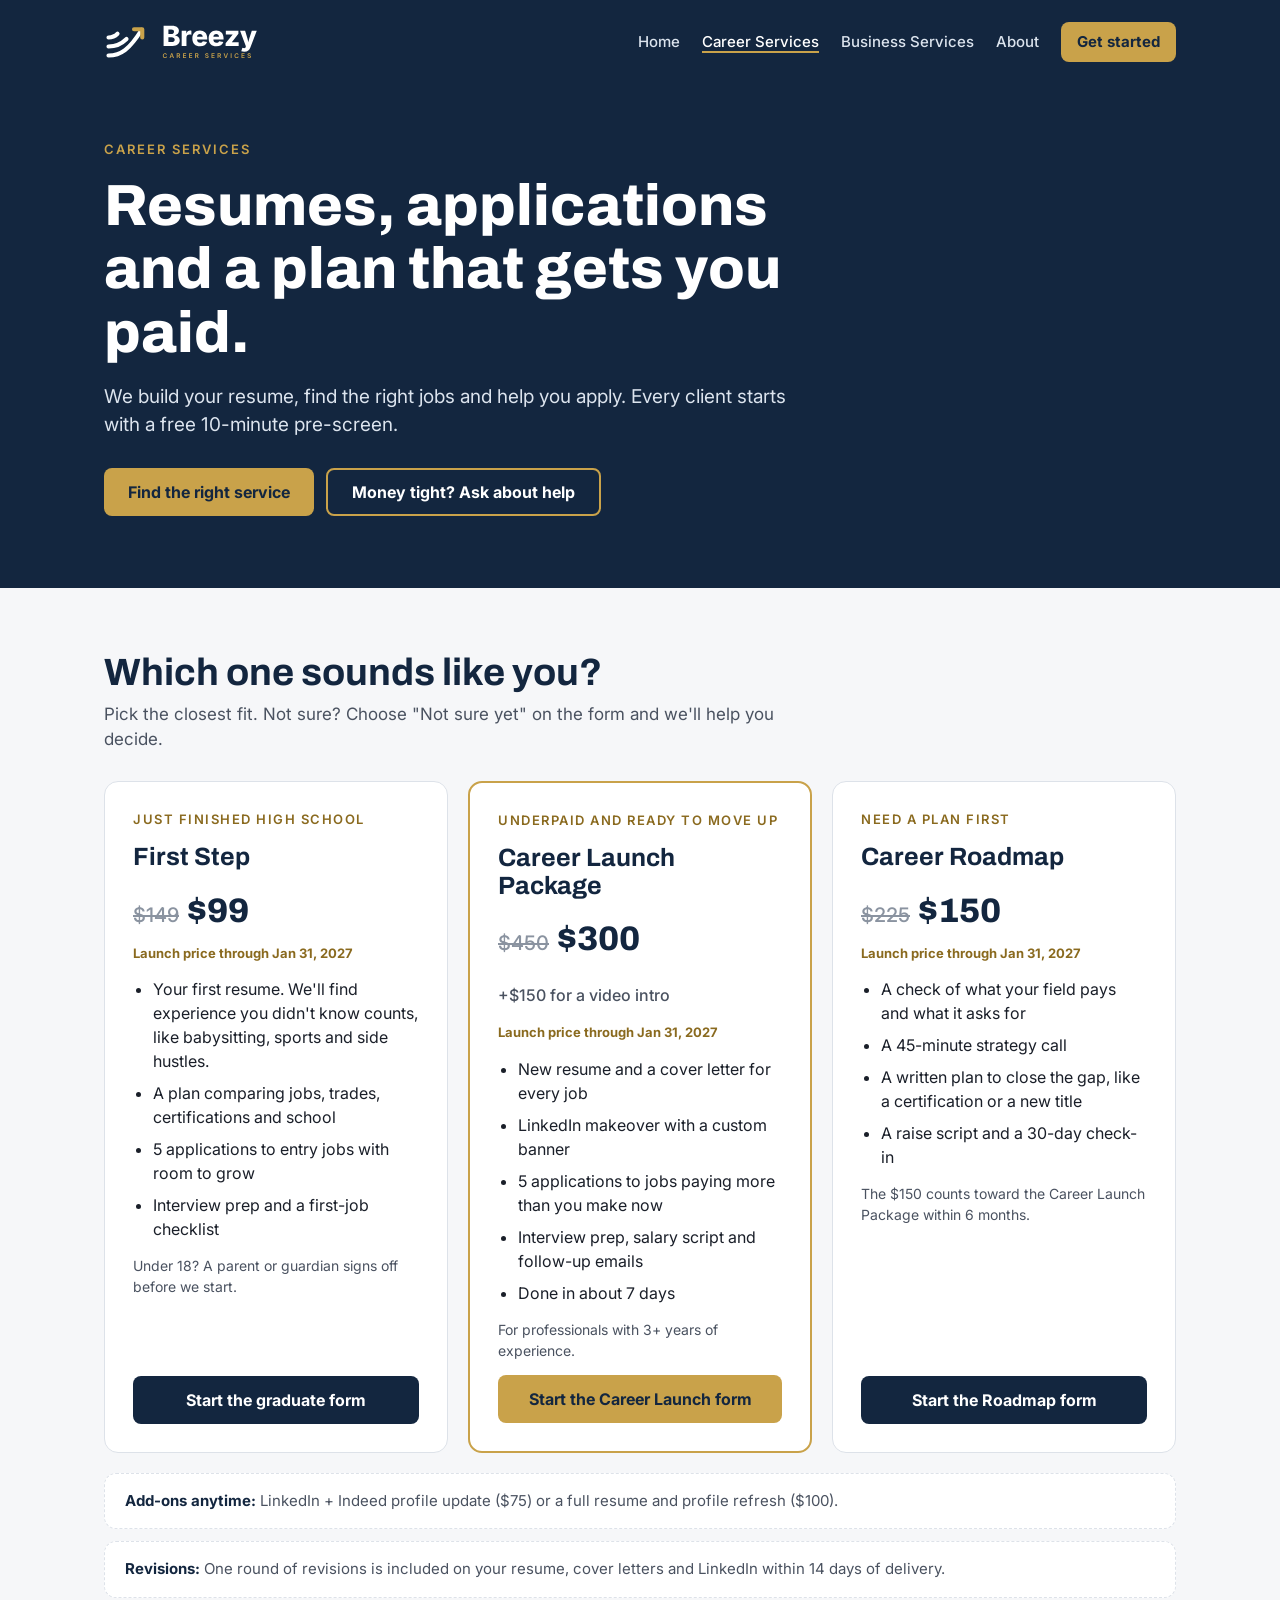
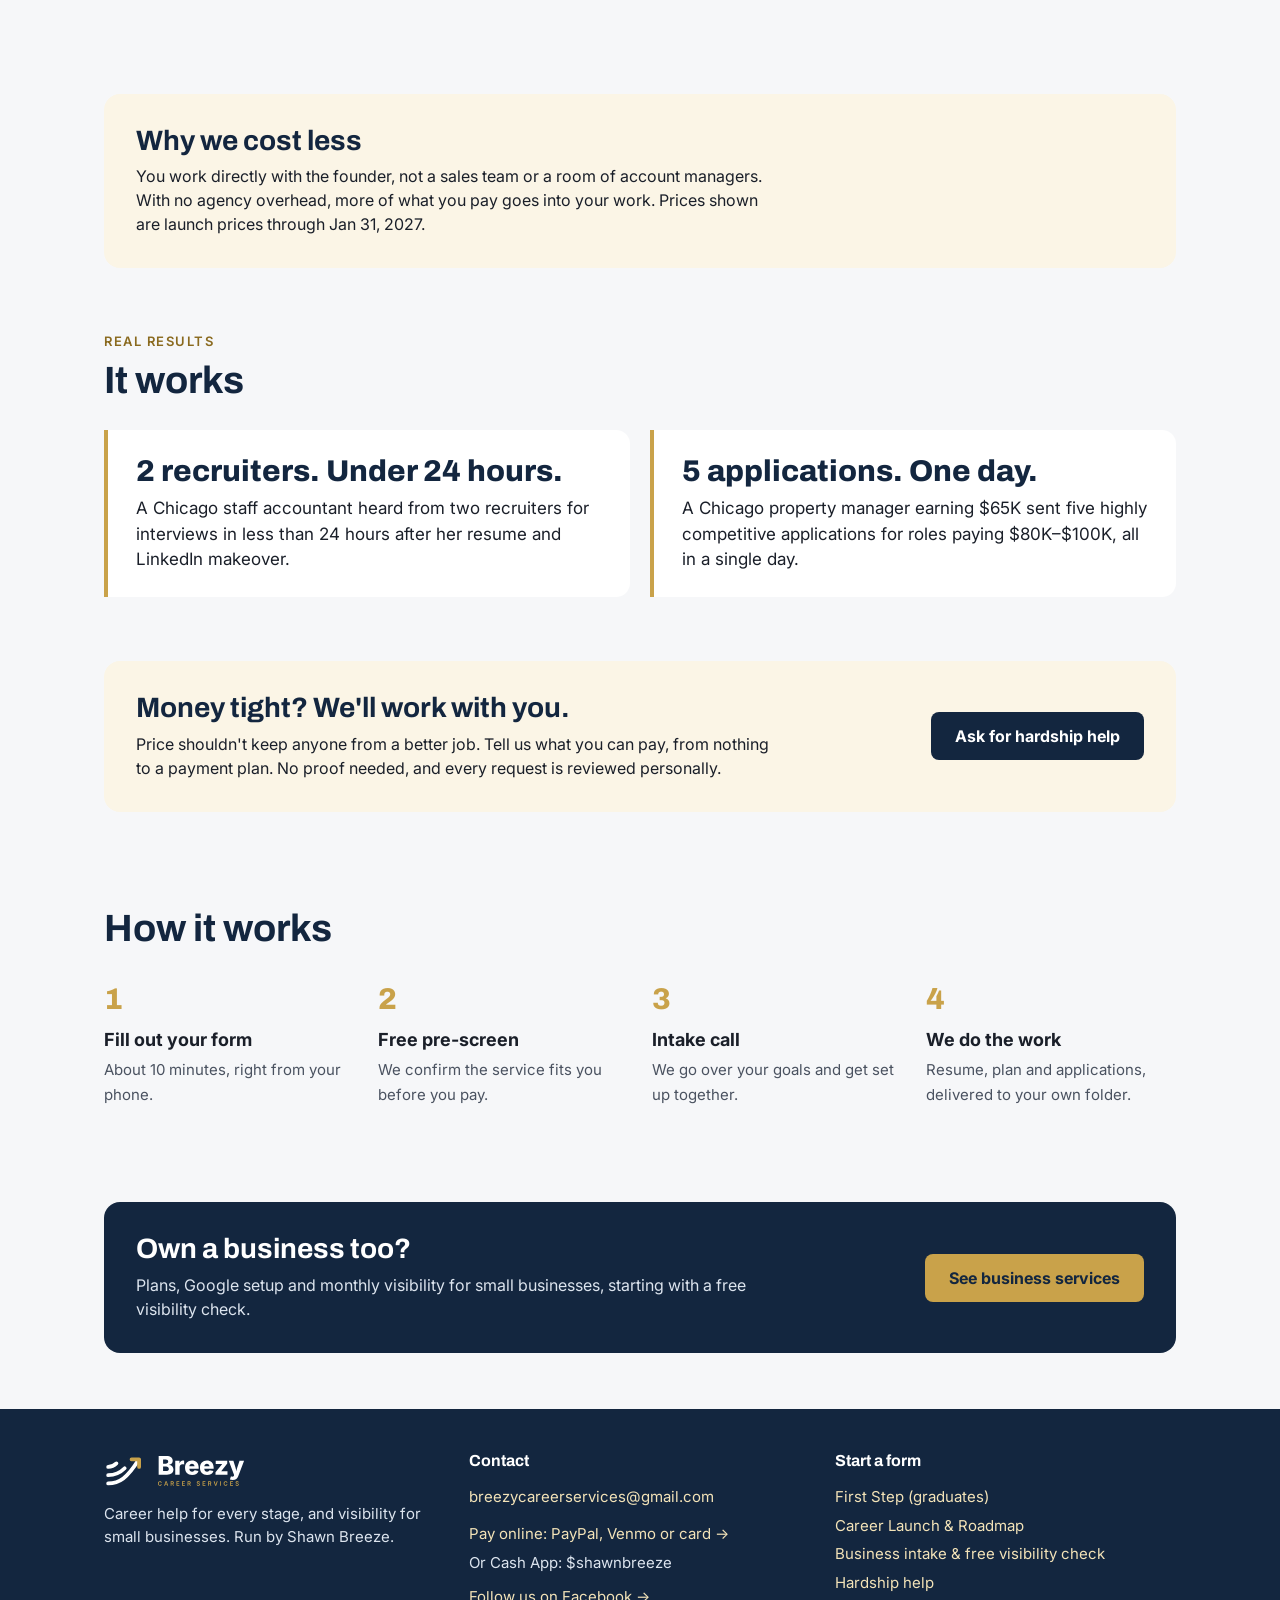
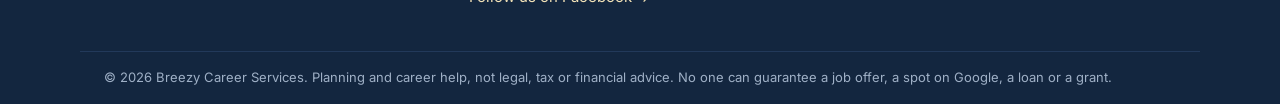
<file: careers.html>
<!doctype html>
<html lang="en">
<head>
<meta charset="utf-8">
<meta name="viewport" content="width=device-width, initial-scale=1">
<title>Career Services | Breezy Career Services</title>
<meta name="description" content="First Step for graduates ($99), Career Launch Package ($300) and Career Roadmap ($150). New resume, LinkedIn makeover, applications and interview prep.">
<link rel="canonical" href="https://breezycareerservices.com/careers">
<meta property="og:type" content="website">
<meta property="og:site_name" content="Breezy Career Services">
<meta property="og:title" content="Career Services | Breezy Career Services">
<meta property="og:description" content="First Step for graduates ($99), Career Launch Package ($300) and Career Roadmap ($150). New resume, LinkedIn makeover, applications and interview prep.">
<meta property="og:url" content="https://breezycareerservices.com/careers">
<meta property="og:image" content="https://breezycareerservices.com/og.png">
<meta property="og:image:width" content="1080">
<meta property="og:image:height" content="1080">
<meta name="twitter:card" content="summary_large_image">
<meta name="theme-color" content="#13263F">
<link rel="icon" href="/favicon.svg" type="image/svg+xml">
<link rel="icon" href="/favicon-32.png" sizes="32x32" type="image/png">
<link rel="apple-touch-icon" href="/apple-touch-icon.png">
<link rel="preconnect" href="https://fonts.googleapis.com">
<link rel="preconnect" href="https://fonts.gstatic.com" crossorigin>
<link href="https://fonts.googleapis.com/css2?family=Archivo:wght@600;700;800&family=Inter:wght@400;500;600;700&display=swap" rel="stylesheet">
<link rel="stylesheet" href="/style.css">
</head>
<body>
<a class="skip" href="#main">Skip to content</a>
<header class="top">
<nav class="nav" aria-label="Main">
<a class="brand" href="/"><img src="/logo-white.svg" alt="Breezy Career Services" width="157" height="48"></a>
<button class="menu-btn" type="button" aria-expanded="false" aria-controls="links">Menu</button>
<div class="links" id="links"><a href="/">Home</a><a href="/careers" aria-current="page">Career Services</a><a href="/business">Business Services</a><a href="/about">About</a><a class="cta" href="/#start">Get started</a></div>
</nav>
</header>
<main id="main">
<div class="top" style="position:static"><div class="wrap hero">
<div class="eyebrow">Career services</div>
<h1>Resumes, applications and a plan that gets you paid.</h1>
<p>We build your resume, find the right jobs and help you apply. Every client starts with a free 10-minute pre-screen.</p>
<div class="btns"><a class="btn gold" href="#services">Find the right service</a><a class="btn ghost" href="#hardship">Money tight? Ask about help</a></div>
</div></div><section id="services"><div class="wrap">
<div class="head"><h2>Which one sounds like you?</h2><p>Pick the closest fit. Not sure? Choose "Not sure yet" on the form and we'll help you decide.</p></div>
<div class="grid">
<div class="card"><div class="eyebrow dark">Just finished high school</div><h3>First Step</h3>
<div class="price"><s>$149</s>$99</div><div class="launch">Launch price through Jan 31, 2027</div>
<ul><li>Your first resume. We'll find experience you didn't know counts, like babysitting, sports and side hustles.</li><li>A plan comparing jobs, trades, certifications and school</li><li>5 applications to entry jobs with room to grow</li><li>Interview prep and a first-job checklist</li></ul>
<p class="note">Under 18? A parent or guardian signs off before we start.</p>
<a class="btn navy" href="https://docs.google.com/forms/d/e/1FAIpQLSeGZTaJJr1S1M_bq1LJ7dpctd609P0JxVbzSrBGdiMWFhGAcA/viewform" target="_blank" rel="noopener">Start the graduate form</a></div>
<div class="card feature"><div class="eyebrow dark">Underpaid and ready to move up</div><h3>Career Launch Package</h3>
<div class="price"><s>$450</s>$300 <small>+$150 for a video intro</small></div><div class="launch">Launch price through Jan 31, 2027</div>
<ul><li>New resume and a cover letter for every job</li><li>LinkedIn makeover with a custom banner</li><li>5 applications to jobs paying more than you make now</li><li>Interview prep, salary script and follow-up emails</li><li>Done in about 7 days</li></ul>
<p class="note">For professionals with 3+ years of experience.</p>
<a class="btn gold" href="https://forms.gle/dCHMiCm55a9G3hGD7" target="_blank" rel="noopener">Start the Career Launch form</a></div>
<div class="card"><div class="eyebrow dark">Need a plan first</div><h3>Career Roadmap</h3>
<div class="price"><s>$225</s>$150</div><div class="launch">Launch price through Jan 31, 2027</div>
<ul><li>A check of what your field pays and what it asks for</li><li>A 45-minute strategy call</li><li>A written plan to close the gap, like a certification or a new title</li><li>A raise script and a 30-day check-in</li></ul>
<p class="note">The $150 counts toward the Career Launch Package within 6 months.</p>
<a class="btn navy" href="https://forms.gle/dCHMiCm55a9G3hGD7" target="_blank" rel="noopener">Start the Roadmap form</a></div>
</div>
<div class="compare" style="margin:20px 0 0"><strong style="color:var(--navy)">Add-ons anytime:</strong> LinkedIn + Indeed profile update ($75) or a full resume and profile refresh ($100).</div>
<div class="compare" style="margin:12px 0 0"><strong style="color:var(--navy)">Revisions:</strong> One round of revisions is included on your resume, cover letters and LinkedIn within 14 days of delivery.</div>
</div></section>
<section class="tight"><div class="wrap"><div class="band cream">
<div><h2>Why we cost less</h2><p>You work directly with the founder, not a sales team or a room of account managers. With no agency overhead, more of what you pay goes into your work. Prices shown are launch prices through Jan 31, 2027.</p></div>
</div></div></section>
<section class="tight"><div class="wrap"><div class="head"><span class="eyebrow dark">Real results</span><h2>It works</h2></div><div class="grid two">
<div class="quote"><div class="big">2 recruiters. Under 24 hours.</div><p>A Chicago staff accountant heard from two recruiters for interviews in less than 24 hours after her resume and LinkedIn makeover.</p></div>
<div class="quote"><div class="big">5 applications. One day.</div><p>A Chicago property manager earning $65K sent five highly competitive applications for roles paying $80K–$100K, all in a single day.</p></div>
</div></div></section>
<section class="tight" id="hardship"><div class="wrap"><div class="band cream">
<div><h2>Money tight? We'll work with you.</h2><p>Price shouldn't keep anyone from a better job. Tell us what you can pay, from nothing to a payment plan. No proof needed, and every request is reviewed personally.</p></div>
<a class="btn navy" href="https://docs.google.com/forms/d/e/1FAIpQLSciqgcHTuW3zHQllyTIRfaKVuhfgAynHcWUvABjqPjZ1_M93Q/viewform" target="_blank" rel="noopener">Ask for hardship help</a>
</div></div></section>
<section><div class="wrap"><div class="head"><h2>How it works</h2></div><div class="steps"><div class="step"><b>1</b><strong>Fill out your form</strong><span>About 10 minutes, right from your phone.</span></div><div class="step"><b>2</b><strong>Free pre-screen</strong><span>We confirm the service fits you before you pay.</span></div><div class="step"><b>3</b><strong>Intake call</strong><span>We go over your goals and get set up together.</span></div><div class="step"><b>4</b><strong>We do the work</strong><span>Resume, plan and applications, delivered to your own folder.</span></div></div></div></section>
<section class="tight"><div class="wrap"><div class="band">
<div><h2>Own a business too?</h2><p>Plans, Google setup and monthly visibility for small businesses, starting with a free visibility check.</p></div>
<a class="btn gold" href="/business">See business services</a></div></div></section>

</main>
<footer>
<div class="foot">
<div><img src="/logo-white.svg" alt="Breezy Career Services" width="144" height="44" style="display:block;margin-bottom:10px"><p>Career help for every stage, and visibility for small businesses. Run by Shawn Breeze.</p></div>
<div><h4>Contact</h4><a href="mailto:breezycareerservices@gmail.com">breezycareerservices@gmail.com</a><a href="/pay" style="margin-top:8px">Pay online: PayPal, Venmo or card →</a><p style="margin-top:4px">Or Cash App: $shawnbreeze</p><a href="https://www.facebook.com/BreezyCareerServices/" target="_blank" rel="noopener" style="margin-top:8px">Follow us on Facebook →</a></div>
<div><h4>Start a form</h4><a href="https://docs.google.com/forms/d/e/1FAIpQLSeGZTaJJr1S1M_bq1LJ7dpctd609P0JxVbzSrBGdiMWFhGAcA/viewform" target="_blank" rel="noopener">First Step (graduates)</a><a href="https://forms.gle/dCHMiCm55a9G3hGD7" target="_blank" rel="noopener">Career Launch &amp; Roadmap</a><a href="https://docs.google.com/forms/d/e/1FAIpQLSdFb2eQPVQm5jY2h3ijmGggKryPRr20mlvMFcGOA8ohJTyjcQ/viewform" target="_blank" rel="noopener">Business intake &amp; free visibility check</a><a href="https://docs.google.com/forms/d/e/1FAIpQLSciqgcHTuW3zHQllyTIRfaKVuhfgAynHcWUvABjqPjZ1_M93Q/viewform" target="_blank" rel="noopener">Hardship help</a></div>
</div>
<div class="fine">© 2026 Breezy Career Services. Planning and career help, not legal, tax or financial advice. No one can guarantee a job offer, a spot on Google, a loan or a grant.</div>
</footer>
<script>
(function(){var b=document.querySelector('.menu-btn'),l=document.getElementById('links');b.addEventListener('click',function(){var o=l.classList.toggle('open');b.setAttribute('aria-expanded',o);b.textContent=o?'Close':'Menu';});})();
</script>
</body>
</html>
</file>
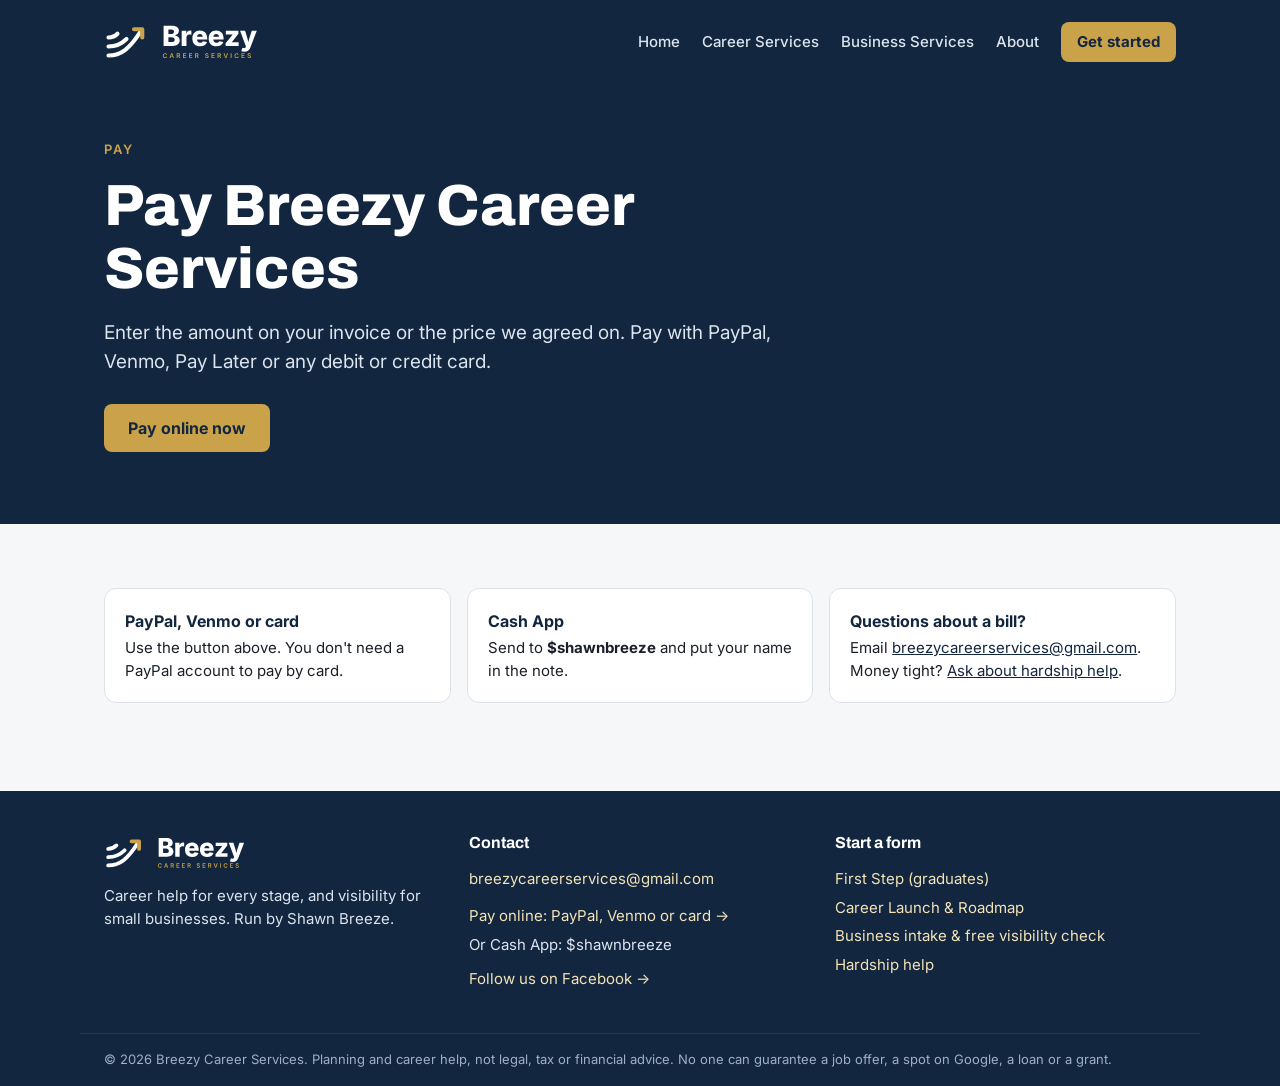
<file: pay.html>
<!doctype html>
<html lang="en">
<head>
<meta charset="utf-8">
<meta name="viewport" content="width=device-width, initial-scale=1">
<title>Pay | Breezy Career Services</title>
<meta name="description" content="Pay Breezy Career Services online with PayPal, Venmo or card, or by Cash App.">
<link rel="canonical" href="https://breezycareerservices.com/pay">
<meta property="og:type" content="website">
<meta property="og:site_name" content="Breezy Career Services">
<meta property="og:title" content="Pay | Breezy Career Services">
<meta property="og:description" content="Pay Breezy Career Services online with PayPal, Venmo or card, or by Cash App.">
<meta property="og:url" content="https://breezycareerservices.com/pay">
<meta property="og:image" content="https://breezycareerservices.com/og.png">
<meta property="og:image:width" content="1080">
<meta property="og:image:height" content="1080">
<meta name="twitter:card" content="summary_large_image">
<meta name="theme-color" content="#13263F">
<link rel="icon" href="/favicon.svg" type="image/svg+xml">
<link rel="icon" href="/favicon-32.png" sizes="32x32" type="image/png">
<link rel="apple-touch-icon" href="/apple-touch-icon.png">
<link rel="preconnect" href="https://fonts.googleapis.com">
<link rel="preconnect" href="https://fonts.gstatic.com" crossorigin>
<link href="https://fonts.googleapis.com/css2?family=Archivo:wght@600;700;800&family=Inter:wght@400;500;600;700&display=swap" rel="stylesheet">
<link rel="stylesheet" href="/style.css">
<meta name="robots" content="noindex">
</head>
<body>
<a class="skip" href="#main">Skip to content</a>
<header class="top">
<nav class="nav" aria-label="Main">
<a class="brand" href="/"><img src="/logo-white.svg" alt="Breezy Career Services" width="157" height="48"></a>
<button class="menu-btn" type="button" aria-expanded="false" aria-controls="links">Menu</button>
<div class="links" id="links"><a href="/">Home</a><a href="/careers">Career Services</a><a href="/business">Business Services</a><a href="/about">About</a><a class="cta" href="/#start">Get started</a></div>
</nav>
</header>
<main id="main">
<div class="top" style="position:static"><div class="wrap hero">
<div class="eyebrow">Pay</div>
<h1>Pay Breezy Career Services</h1>
<p>Enter the amount on your invoice or the price we agreed on. Pay with PayPal, Venmo, Pay Later or any debit or credit card.</p>
<div class="btns"><a class="btn gold" href="https://www.paypal.com/ncp/payment/PYKQGLCFAHM7L" target="_blank" rel="noopener">Pay online now</a></div>
</div></div><section><div class="wrap"><div class="promise">
<div><strong>PayPal, Venmo or card</strong>Use the button above. You don't need a PayPal account to pay by card.</div>
<div><strong>Cash App</strong>Send to <b>$shawnbreeze</b> and put your name in the note.</div>
<div><strong>Questions about a bill?</strong>Email <a href="mailto:breezycareerservices@gmail.com">breezycareerservices@gmail.com</a>. Money tight? <a href="https://docs.google.com/forms/d/e/1FAIpQLSciqgcHTuW3zHQllyTIRfaKVuhfgAynHcWUvABjqPjZ1_M93Q/viewform" target="_blank" rel="noopener">Ask about hardship help</a>.</div>
</div></div></section>

</main>
<footer>
<div class="foot">
<div><img src="/logo-white.svg" alt="Breezy Career Services" width="144" height="44" style="display:block;margin-bottom:10px"><p>Career help for every stage, and visibility for small businesses. Run by Shawn Breeze.</p></div>
<div><h4>Contact</h4><a href="mailto:breezycareerservices@gmail.com">breezycareerservices@gmail.com</a><a href="/pay" style="margin-top:8px">Pay online: PayPal, Venmo or card →</a><p style="margin-top:4px">Or Cash App: $shawnbreeze</p><a href="https://www.facebook.com/BreezyCareerServices/" target="_blank" rel="noopener" style="margin-top:8px">Follow us on Facebook →</a></div>
<div><h4>Start a form</h4><a href="https://docs.google.com/forms/d/e/1FAIpQLSeGZTaJJr1S1M_bq1LJ7dpctd609P0JxVbzSrBGdiMWFhGAcA/viewform" target="_blank" rel="noopener">First Step (graduates)</a><a href="https://forms.gle/dCHMiCm55a9G3hGD7" target="_blank" rel="noopener">Career Launch &amp; Roadmap</a><a href="https://docs.google.com/forms/d/e/1FAIpQLSdFb2eQPVQm5jY2h3ijmGggKryPRr20mlvMFcGOA8ohJTyjcQ/viewform" target="_blank" rel="noopener">Business intake &amp; free visibility check</a><a href="https://docs.google.com/forms/d/e/1FAIpQLSciqgcHTuW3zHQllyTIRfaKVuhfgAynHcWUvABjqPjZ1_M93Q/viewform" target="_blank" rel="noopener">Hardship help</a></div>
</div>
<div class="fine">© 2026 Breezy Career Services. Planning and career help, not legal, tax or financial advice. No one can guarantee a job offer, a spot on Google, a loan or a grant.</div>
</footer>
<script>
(function(){var b=document.querySelector('.menu-btn'),l=document.getElementById('links');b.addEventListener('click',function(){var o=l.classList.toggle('open');b.setAttribute('aria-expanded',o);b.textContent=o?'Close':'Menu';});})();
</script>
</body>
</html>
</file>
<file: style.css>
:root{--navy:#13263F;--navy-d:#0B1726;--gold:#C9A24A;--gold-d:#8A6A1F;--cream:#FBF5E6;--ink:#1A1F29;--muted:#4A5260;--line:#DDE2E9;--bg:#F6F7F9}
*{box-sizing:border-box}
html{scroll-behavior:smooth}
body{margin:0;font-family:Inter,Arial,sans-serif;color:var(--ink);background:var(--bg);line-height:1.5;-webkit-text-size-adjust:100%}
a{color:var(--navy)}
img{max-width:100%;display:block}
h1,h2,h3{font-family:Archivo,Arial,sans-serif;color:var(--navy);margin:0;line-height:1.1}
p{margin:0}
.wrap{max-width:1120px;margin:0 auto;padding:0 24px}
.skip{position:absolute;left:-9999px}.skip:focus{left:12px;top:12px;background:#fff;padding:8px;z-index:9}

/* header */
.top{background:var(--navy);color:#fff}
.nav{display:flex;align-items:center;justify-content:space-between;gap:16px;padding:18px 24px;max-width:1120px;margin:0 auto}
.brand{font-family:Archivo,Arial,sans-serif;font-weight:800;font-size:21px;color:#fff;text-decoration:none;letter-spacing:.3px;white-space:nowrap}
.brand img{display:block;height:48px;width:auto}
.links{display:flex;gap:22px;align-items:center;font-size:15px}
.links a{color:#DCE4EE;text-decoration:none;font-weight:500}
.links a:hover,.links a[aria-current]{color:#fff}
.links a[aria-current]{box-shadow:inset 0 -2px var(--gold)}
.links .cta{background:var(--gold);color:var(--navy);padding:9px 16px;border-radius:8px;font-weight:700}
.links .cta:hover{color:var(--navy);background:#d8b55f}
.menu-btn{display:none;background:none;border:2px solid #42587A;color:#fff;border-radius:8px;padding:8px 12px;font:600 15px Inter,Arial,sans-serif}
@media (max-width:820px){
 .menu-btn{display:block}
 .links{display:none;position:absolute;left:0;right:0;top:84px;background:var(--navy);flex-direction:column;align-items:stretch;gap:0;padding:8px 24px 20px;z-index:5;box-shadow:0 10px 20px rgba(0,0,0,.25)}
 .links.open{display:flex}
 .links a{padding:13px 0;border-bottom:1px solid #22395A;font-size:17px}
 .links a[aria-current]{box-shadow:none;color:var(--gold)}
 .links .cta{margin-top:14px;text-align:center;border:0}
 .top{position:relative}
}

/* hero */
.hero{padding-top:56px;padding-bottom:72px}
.eyebrow{font-size:13px;font-weight:600;letter-spacing:2px;color:var(--gold);text-transform:uppercase}
.eyebrow.dark{color:var(--gold-d);letter-spacing:1.5px}
.hero h1{color:#fff;font-weight:800;font-size:clamp(38px,6vw,58px);max-width:780px;margin:14px 0 18px}
.hero p{font-size:19px;color:#DCE4EE;max-width:700px}
.btns{display:flex;flex-wrap:wrap;gap:12px;margin-top:28px}
.btn{display:inline-flex;align-items:center;justify-content:center;min-height:48px;padding:0 24px;border-radius:8px;font-weight:700;text-decoration:none;font-size:16px}
.btn.gold{background:var(--gold);color:var(--navy)}.btn.gold:hover{background:#d8b55f}
.btn.navy{background:var(--navy);color:#fff}.btn.navy:hover{background:var(--navy-d)}
.btn.ghost{border:2px solid var(--gold);color:#fff}.btn.ghost:hover{background:rgba(201,162,74,.15)}
.btn.line{border:2px solid var(--navy);color:var(--navy)}

/* sections */
section{padding:64px 0}
section.tight{padding:32px 0}
.head{display:flex;flex-direction:column;gap:8px;margin-bottom:28px}
.head h2{font-size:clamp(28px,4vw,38px)}
.head p{font-size:17px;color:var(--muted);max-width:720px}
.grid{display:grid;grid-template-columns:repeat(auto-fit,minmax(290px,1fr));gap:20px}
.grid.two{grid-template-columns:repeat(auto-fit,minmax(360px,1fr))}
@media (max-width:420px){.grid.two{grid-template-columns:1fr}}
.card{background:#fff;border:1px solid var(--line);border-radius:14px;padding:28px;display:flex;flex-direction:column;gap:14px}
.card.feature{border:2px solid var(--gold)}
.card h3{font-size:25px}
.price{font-family:Archivo,Arial,sans-serif;font-weight:800;font-size:34px;color:var(--navy)}
.price s{font-family:Inter,Arial,sans-serif;font-weight:500;font-size:20px;color:#8A93A0;margin-right:8px}
.price small{white-space:nowrap;display:inline-block;font-family:Inter,Arial,sans-serif;font-weight:500;font-size:16px;color:var(--muted)}
.launch{font-size:13px;font-weight:700;color:var(--gold-d);margin-top:-6px}
.card ul{margin:0;padding-left:20px;display:flex;flex-direction:column;gap:8px;font-size:16px}
.note{font-size:14px;color:var(--muted)}
.card .btn{margin-top:auto}
.tag{display:inline-block;background:var(--cream);color:var(--gold-d);font-size:12px;font-weight:700;letter-spacing:1px;padding:4px 10px;border-radius:99px;align-self:flex-start}

/* paths (home) */
.path{background:#fff;border:1px solid var(--line);border-radius:16px;padding:32px;display:flex;flex-direction:column;gap:14px;text-decoration:none;color:var(--ink);transition:border-color .15s,transform .15s}
.path:hover{border-color:var(--gold);transform:translateY(-2px)}
.path h3{font-size:28px}
.path .go{margin-top:auto;font-weight:700;color:var(--navy)}
.path ul{margin:0;padding-left:20px;color:var(--muted)}

/* bands */
.band{background:var(--navy);color:#fff;border-radius:16px;padding:32px;display:flex;flex-wrap:wrap;gap:20px;align-items:center;justify-content:space-between}
.band h2{color:#fff;font-size:28px}
.band p{color:#DCE4EE;font-size:16px;margin-top:8px;max-width:640px}
.band.cream{background:var(--cream);color:var(--ink)}
.band.cream h2{color:var(--navy)}.band.cream p{color:var(--ink)}

.steps{display:grid;grid-template-columns:repeat(auto-fit,minmax(220px,1fr));gap:24px}
.step b{display:block;font-family:Archivo,Arial,sans-serif;font-weight:800;font-size:30px;color:var(--gold)}
.step strong{display:block;font-size:18px;margin:4px 0}
.step span{font-size:15px;color:var(--muted)}

.quote{background:#fff;border-left:4px solid var(--gold);border-radius:0 14px 14px 0;padding:24px 28px}
.quote .big{font-family:Archivo,Arial,sans-serif;font-weight:800;font-size:30px;color:var(--navy);line-height:1.15;margin-bottom:8px}
.quote p{font-size:17px}

.promise{display:grid;grid-template-columns:repeat(auto-fit,minmax(240px,1fr));gap:16px}
.promise div{background:#fff;border:1px solid var(--line);border-radius:12px;padding:20px;font-size:15px}
.promise strong{display:block;color:var(--navy);font-size:16px;margin-bottom:4px}

.compare{font-size:15px;color:var(--muted);background:#fff;border:1px dashed var(--line);border-radius:12px;padding:16px 20px;margin-bottom:20px}

.prose{max-width:720px;display:flex;flex-direction:column;gap:16px;font-size:17px}

/* footer */
footer{background:var(--navy);color:#DCE4EE;margin-top:24px}
.foot{display:grid;grid-template-columns:repeat(auto-fit,minmax(220px,1fr));gap:24px;padding:40px 24px;max-width:1120px;margin:0 auto;font-size:15px}
.foot h4{font-family:Archivo,Arial,sans-serif;color:#fff;margin:0 0 10px;font-size:16px}
.foot a{color:#F3E3B8;text-decoration:none;display:block;padding:3px 0}
.foot a:hover{text-decoration:underline}
.fine{border-top:1px solid #22395A;padding:16px 24px;max-width:1120px;margin:0 auto;font-size:13px;color:#9FB0C6}
</file>
